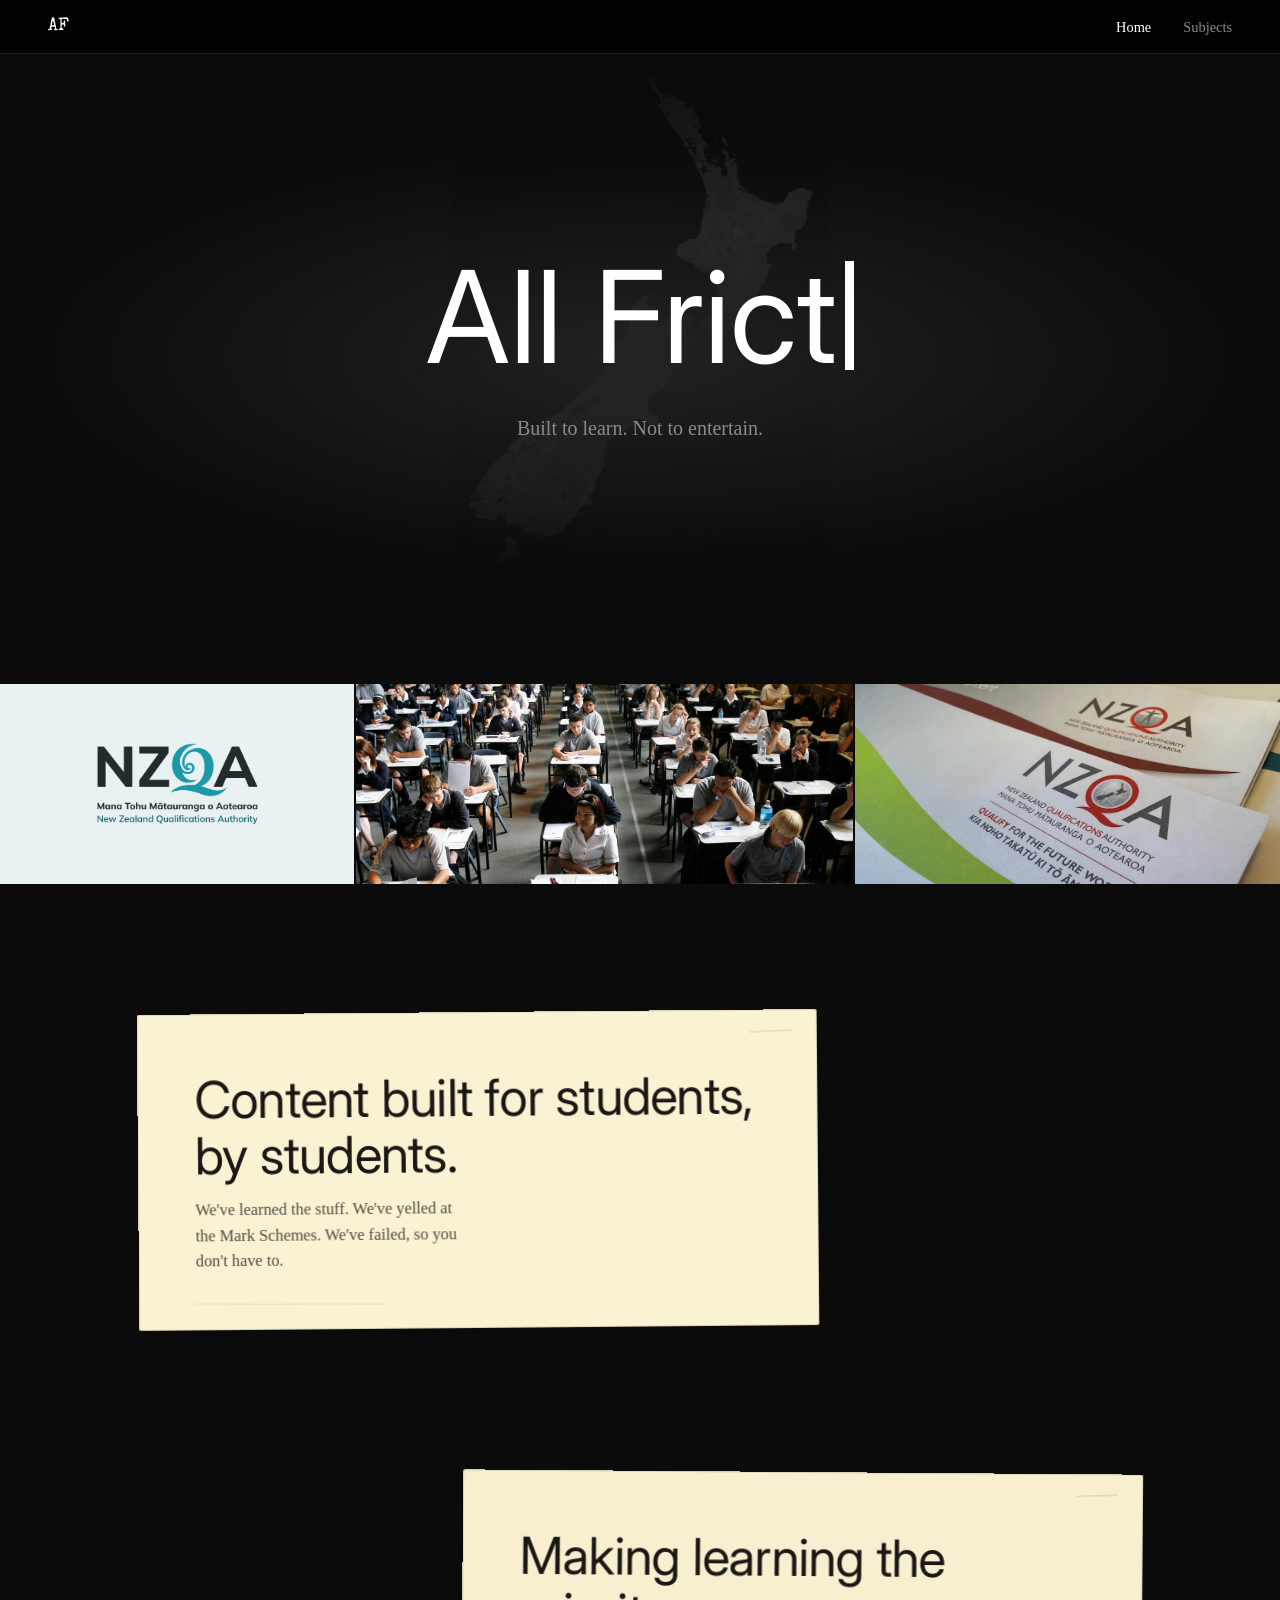
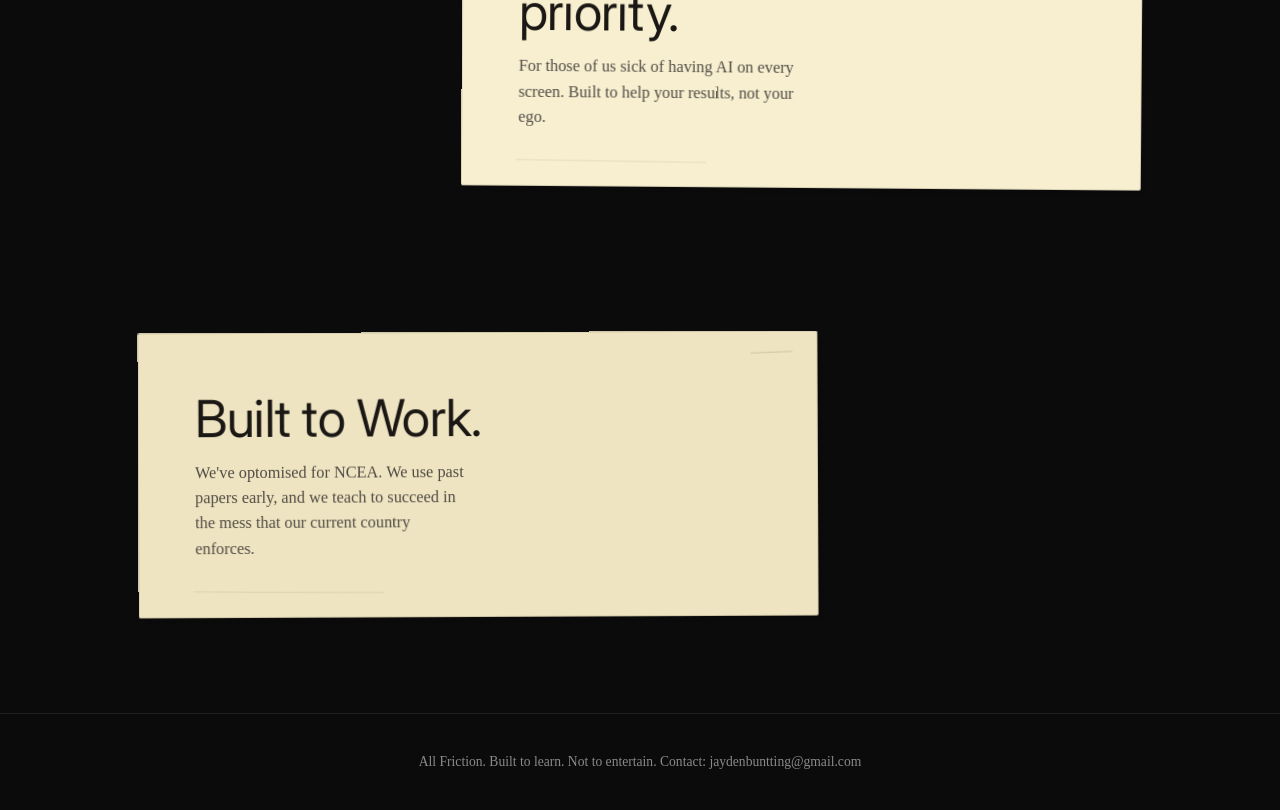
<file: index.html>
<!DOCTYPE html>
<html lang="en">
<head>
<meta charset="UTF-8">
<meta name="viewport" content="width=device-width, initial-scale=1">
<title>Home | All Friction</title>
<link rel="preconnect" href="https://fonts.googleapis.com">
<link rel="preconnect" href="https://fonts.gstatic.com" crossorigin>
<link href="https://fonts.googleapis.com/css2?family=Special+Elite&family=Inter:wght@400;500&display=swap" rel="stylesheet">
<link rel="stylesheet" href="style.css">
</head>
<body class="map">
    <nav class="nav" aria-label="Main">
        <a class="brand" href="index.html">AF</a>
        <ul>
            <li>
                <a href="index.html" aria-current="page">
                    Home
                </a>
            </li>
            <li>
                <a href="subjects.html">
                    Subjects
                </a>
            </li>
        </ul>
    </nav>
    <main>
        <section class="hero">
            <h1 font-family = "montserrat" class="title" aria-label="All Friction"><span id="typed" aria-hidden="true">All Friction</span><span class="caret" aria-hidden="true"></span></h1>
            <p class="slogan">Built to learn. Not to entertain.</p>
        </section>

        <section class="photo-divider" aria-label="All Friction">
        <div class="photo photo-1">
            <img src="Exam.jpg" alt="">
        </div>

        <div class="photo photo-2">
            <img src="Exam2.jpg" alt="">
        </div>

        <div class="photo photo-3">
            <img src="Exam3.jpg" alt="">
        </div>
    </section>
        <section class="wrap stack" aria-label="What we stand for">
        <article class="card pop" style="--i:0">
            <h2>Content built for students, by students.</h2><p>We've learned the stuff. We've yelled at the Mark Schemes. We've failed, so you don't have to.</p>
        </article>

        <article class="card pop" style="--i:0">
            <h2>Making learning the priority.</h2><p>For those of us sick of having AI on every screen. Built to help your results, not your ego.</p>
        </article>

        <article class="card pop" style="--i:0">
            <h2>Built to Work.</h2><p>We've optomised for NCEA. We use past papers early, and we teach to succeed in the mess that our current country enforces.</p></article>
        </section>
        
    </main>
<footer>All Friction. Built to learn. Not to entertain.    Contact: jaydenbuntting@gmail.com</footer>
<script src="script.js"></script>
</body>
</html>
</file>
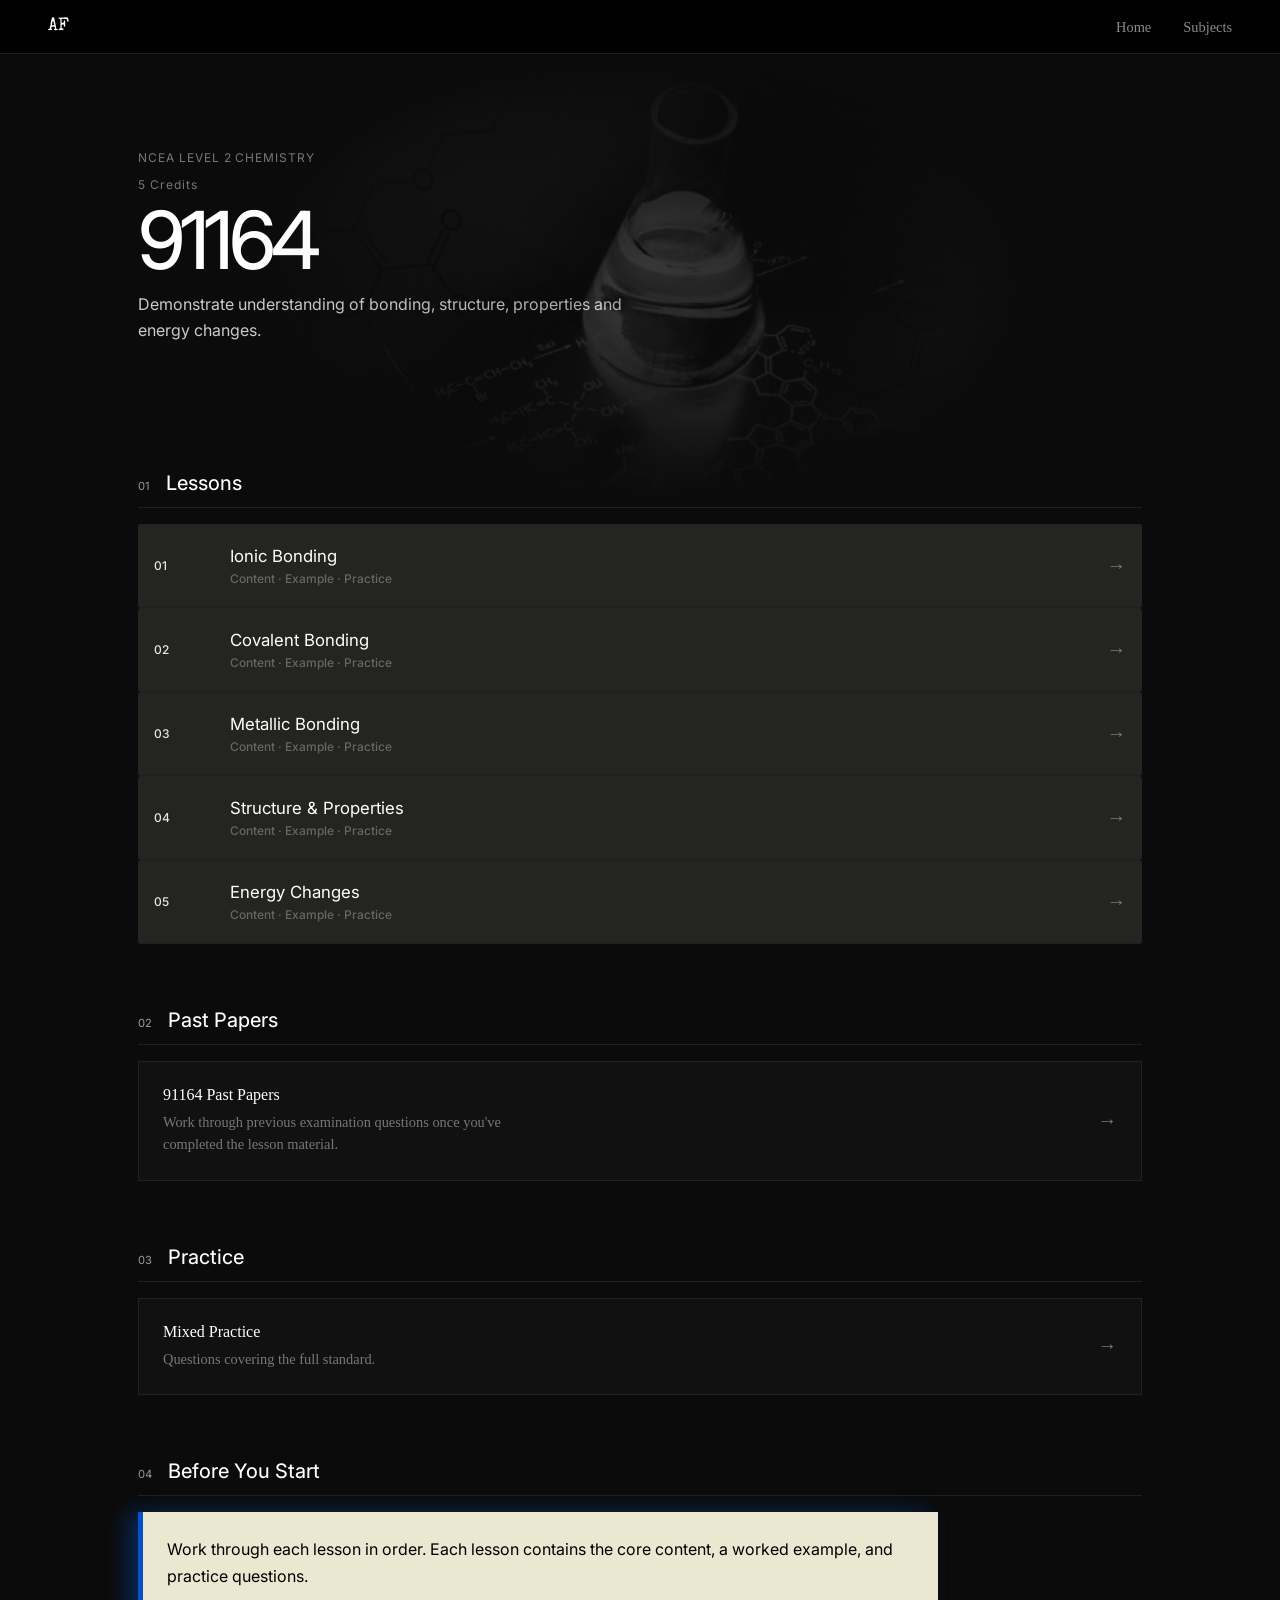
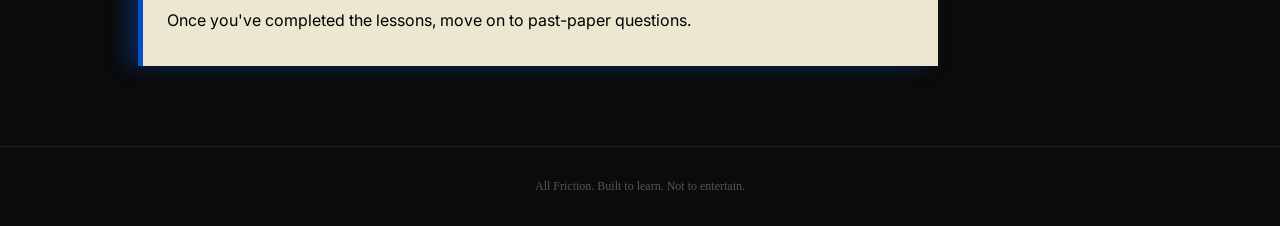
<file: 91164.1.html>
<!DOCTYPE html>
<html lang="en">

<head>
    <meta charset="UTF-8">
    <meta name="viewport" content="width=device-width, initial-scale=1">

    <title>91164 | All Friction</title>

    <link rel="preconnect" href="https://fonts.googleapis.com">
    <link rel="preconnect" href="https://fonts.gstatic.com" crossorigin>

    <link
        href="https://fonts.googleapis.com/css2?family=Special+Elite&family=Inter:wght@400;500&display=swap"
        rel="stylesheet"
    >

    <link rel="stylesheet" href="style.css">
</head>


<body class="lesson-page">

    <!-- =====================================================
         TOP NAVIGATION
    ====================================================== -->

    <nav class="nav" aria-label="Main">

        <a class="brand" href="index.html">
            AF
        </a>

        <ul>
            <li>
                <a href="index.html">
                    Home
                </a>
            </li>

            <li>
                <a href="subjects.html">
                    Subjects
                </a>
            </li>
        </ul>

    </nav>


    <!-- =====================================================
         91164 APPLICATION
    ====================================================== -->

    <main class="standard-app">


        <!-- =================================================
             OVERVIEW PAGE
        ================================================== -->

        <section
            class="standard-overview active"
            id="standardOverview"
        >

            <header class="standard-header">

                <div>
                    <span class="standard-code">
                        NCEA LEVEL 2 CHEMISTRY
                    </span>
                    <span class="standard-code">5 Credits</span>

                    <h1>
                        91164
                    </h1>

                    <p>
                        Demonstrate understanding of bonding, structure, properties and energy changes.
                    </p>
                </div>

            </header>


            <!-- ---------------------------------------------
                 CONTENT
            ---------------------------------------------- -->

            <section class="overview-section">

                <div class="overview-section-heading">
                    <span class = "numbering">01</span>
                    <h2>Lessons</h2>
                </div>


                <div class="lesson-list">


                    <!-- Lesson 1 -->

                    <button
                        class="lesson-card"
                        data-lesson="0"
                    >

                        <span class="lesson-card-number">
                            01
                        </span>

                        <span class="lesson-card-content">

                            <strong>
                                Ionic Bonding
                            </strong>

                            <small>
                                Content · Example · Practice
                            </small>

                        </span>

                        <span class="lesson-card-arrow">
                            →
                        </span>

                    </button>


                    <!-- Lesson 2 -->

                    <button
                        class="lesson-card"
                        data-lesson="1"
                    >

                        <span class="lesson-card-number">
                            02
                        </span>

                        <span class="lesson-card-content">

                            <strong>
                                Covalent Bonding
                            </strong>

                            <small>
                                Content · Example · Practice
                            </small>

                        </span>

                        <span class="lesson-card-arrow">
                            →
                        </span>

                    </button>


                    <!-- Lesson 3 -->

                    <button
                        class="lesson-card"
                        data-lesson="2"
                    >

                        <span class="lesson-card-number">
                            03
                        </span>

                        <span class="lesson-card-content">

                            <strong>
                                Metallic Bonding
                            </strong>

                            <small>
                                Content · Example · Practice
                            </small>

                        </span>

                        <span class="lesson-card-arrow">
                            →
                        </span>

                    </button>


                    <!-- Lesson 4 -->

                    <button
                        class="lesson-card"
                        data-lesson="3"
                    >

                        <span class="lesson-card-number">
                            04
                        </span>

                        <span class="lesson-card-content">

                            <strong>
                                Structure &amp; Properties
                            </strong>

                            <small>
                                Content · Example · Practice
                            </small>

                        </span>

                        <span class="lesson-card-arrow">
                            →
                        </span>

                    </button>


                    <!-- Lesson 5 -->

                    <button
                        class="lesson-card"
                        data-lesson="4"
                    >

                        <span class="lesson-card-number">
                            05
                        </span>

                        <span class="lesson-card-content">

                            <strong>
                                Energy Changes
                            </strong>

                            <small>
                                Content · Example · Practice
                            </small>

                        </span>

                        <span class="lesson-card-arrow">
                            →
                        </span>

                    </button>


                </div>

            </section>


            <!-- ---------------------------------------------
                 PAST PAPERS
            ---------------------------------------------- -->

            <section class="overview-section">

                <div class="overview-section-heading">
                    <span>02</span>
                    <h2>Past Papers</h2>
                </div>

                <div class="resource-card">

                    <div>
                        <strong>
                            91164 Past Papers
                        </strong>

                        <p>
                            Work through previous examination
                            questions once you've completed the
                            lesson material.
                        </p>
                    </div>

                    <span>
                        →
                    </span>

                </div>

            </section>


            <!-- ---------------------------------------------
                 PRACTICE
            ---------------------------------------------- -->

            <section class="overview-section">

                <div class="overview-section-heading">
                    <span>03</span>
                    <h2>Practice</h2>
                </div>

                <div class="resource-card">

                    <div>
                        <strong>
                            Mixed Practice
                        </strong>

                        <p>
                            Questions covering the full standard.
                        </p>
                    </div>

                    <span>
                        →
                    </span>

                </div>

            </section>


            <!-- ---------------------------------------------
                 STANDARD NOTES
            ---------------------------------------------- -->

            <section class="overview-section">

                <div class="overview-section-heading">
                    <span>04</span>
                    <h2>Before You Start</h2>
                </div>

                <div class="overview-note">

                    <p>
                        Work through each lesson in order.
                        Each lesson contains the core content,
                        a worked example, and practice questions.
                    </p>

                    <p>
                        Once you've completed the lessons,
                        move on to past-paper questions.
                    </p>

                </div>

            </section>

        </section>



        <!-- =================================================
             LESSON MODE
        ================================================== -->

        <section
            class="lesson-mode"
            id="lessonMode"
            aria-hidden="true"
        >


            <!-- =============================================
                 LESSON TOP BAR
            ============================================== -->

            <header class="lesson-topbar">

                <div class="lesson-location">

                    <button
                        class="back-to-standard"
                        id="backToStandard"
                    >
                        ← 91164
                    </button>

                    <span class="location-divider">
                        /
                    </span>

                    <span id="lessonTitle">
                        Ionic Bonding
                    </span>

                </div>


                <div class="lesson-position">

                    <span id="lessonNumber">
                        01
                    </span>

                    <span>
                        /
                    </span>

                    <span id="lessonTotal">
                        03
                    </span>

                </div>

            </header>



            <!-- =============================================
                 LESSON CONTENT
            ============================================== -->

            <div class="lesson-viewport">

                <!-- -----------------------------------------
                     LESSON 1
                ------------------------------------------ -->

                <div
                    class="lesson-instance active"
                    data-lesson="0"
                >


                    <!-- CONTENT -->

                    <article
                        class="lesson-slide active"
                        data-part="0"
                    >

                        <div class="part-heading">

                            <span>
                                CONTENT
                            </span>

                            <h2>
                                Ionic Bonding
                            </h2>

                        </div>


                        <div class="paper">

                            <span class="paper-label">
                                91164 / LESSON 01
                            </span>

                            <h3>
                                Content goes here
                            </h3>

                            <p>
                                This is where the teaching content
                                for ionic bonding will go.
                            </p>

                            <p>
                                We can build this section around
                                explanations, diagrams, definitions,
                                key ideas and exam-specific knowledge.
                            </p>


                            <div class="content-placeholder">
                                <span>
                                    DIAGRAM / NOTES AREA
                                </span>
                            </div>

                        </div>

                    </article>


                    <!-- EXAMPLE -->

                    <article
                        class="lesson-slide"
                        data-part="1"
                    >

                        <div class="part-heading">

                            <span>
                                EXAMPLE WALK-THROUGH
                            </span>

                            <h2>
                                Let's see it in action
                            </h2>

                        </div>


                        <div class="paper">

                            <span class="paper-label">
                                WORKED EXAMPLE
                            </span>

                            <h3>
                                Example question
                            </h3>

                            <div class="question-placeholder">
                                QUESTION GOES HERE
                            </div>

                            <h3>
                                Walk-through
                            </h3>

                            <p>
                                The question will be broken down
                                step-by-step here, showing exactly
                                how to approach the problem.
                            </p>

                            <div class="answer-placeholder">
                                ANSWER / WORKING
                            </div>

                        </div>

                    </article>


                    <!-- PRACTICE -->

                    <article
                        class="lesson-slide"
                        data-part="2"
                    >

                        <div class="part-heading">

                            <span>
                                PRACTICE
                            </span>

                            <h2>
                                Your turn
                            </h2>

                        </div>


                        <div class="paper">

                            <span class="paper-label">
                                PRACTICE QUESTION
                            </span>

                            <h3>
                                Question
                            </h3>

                            <div class="question-placeholder">
                                PRACTICE QUESTION GOES HERE
                            </div>

                            <p>
                                Work through the question yourself
                                before checking the answer.
                            </p>

                            <div class="answer-placeholder">
                                ANSWER AREA
                            </div>

                        </div>

                    </article>

                </div>



                <!-- -----------------------------------------
                     LESSON 2
                ------------------------------------------ -->

                <div
                    class="lesson-instance"
                    data-lesson="1"
                >

                    <article
                        class="lesson-slide active"
                        data-part="0"
                    >

                        <div class="part-heading">
                            <span>CONTENT</span>
                            <h2>Covalent Bonding</h2>
                        </div>

                        <div class="paper">

                            <span class="paper-label">
                                91164 / LESSON 02
                            </span>

                            <h3>
                                Content goes here
                            </h3>

                            <p>
                                The core content for covalent bonding
                                will go here.
                            </p>

                            <div class="content-placeholder">
                                <span>
                                    DIAGRAM / NOTES AREA
                                </span>
                            </div>

                        </div>

                    </article>


                    <article
                        class="lesson-slide"
                        data-part="1"
                    >

                        <div class="part-heading">
                            <span>EXAMPLE WALK-THROUGH</span>
                            <h2>Worked example</h2>
                        </div>

                        <div class="paper">

                            <span class="paper-label">
                                WORKED EXAMPLE
                            </span>

                            <h3>
                                Example question
                            </h3>

                            <div class="question-placeholder">
                                QUESTION GOES HERE
                            </div>

                            <h3>
                                Walk-through
                            </h3>

                            <p>
                                Step-by-step explanation goes here.
                            </p>

                            <div class="answer-placeholder">
                                ANSWER / WORKING
                            </div>

                        </div>

                    </article>


                    <article
                        class="lesson-slide"
                        data-part="2"
                    >

                        <div class="part-heading">
                            <span>PRACTICE</span>
                            <h2>Your turn</h2>
                        </div>

                        <div class="paper">

                            <span class="paper-label">
                                PRACTICE QUESTION
                            </span>

                            <h3>
                                Question
                            </h3>

                            <div class="question-placeholder">
                                PRACTICE QUESTION GOES HERE
                            </div>

                            <div class="answer-placeholder">
                                ANSWER AREA
                            </div>

                        </div>

                    </article>

                </div>



                <!-- -----------------------------------------
                     LESSON 3
                ------------------------------------------ -->

                <div
                    class="lesson-instance"
                    data-lesson="2"
                >

                    <article
                        class="lesson-slide active"
                        data-part="0"
                    >

                        <div class="part-heading">
                            <span>CONTENT</span>
                            <h2>Metallic Bonding</h2>
                        </div>

                        <div class="paper">

                            <span class="paper-label">
                                91164 / LESSON 03
                            </span>

                            <h3>
                                Content goes here
                            </h3>

                            <p>
                                The core content for metallic bonding
                                will go here.
                            </p>

                            <div class="content-placeholder">
                                <span>
                                    DIAGRAM / NOTES AREA
                                </span>
                            </div>

                        </div>

                    </article>


                    <article
                        class="lesson-slide"
                        data-part="1"
                    >

                        <div class="part-heading">
                            <span>EXAMPLE WALK-THROUGH</span>
                            <h2>Worked example</h2>
                        </div>

                        <div class="paper">

                            <span class="paper-label">
                                WORKED EXAMPLE
                            </span>

                            <div class="question-placeholder">
                                QUESTION GOES HERE
                            </div>

                            <div class="answer-placeholder">
                                ANSWER / WORKING
                            </div>

                        </div>

                    </article>


                    <article
                        class="lesson-slide"
                        data-part="2"
                    >

                        <div class="part-heading">
                            <span>PRACTICE</span>
                            <h2>Your turn</h2>
                        </div>

                        <div class="paper">

                            <span class="paper-label">
                                PRACTICE QUESTION
                            </span>

                            <div class="question-placeholder">
                                PRACTICE QUESTION GOES HERE
                            </div>

                            <div class="answer-placeholder">
                                ANSWER AREA
                            </div>

                        </div>

                    </article>

                </div>



                <!-- -----------------------------------------
                     LESSON 4
                ------------------------------------------ -->

                <div
                    class="lesson-instance"
                    data-lesson="3"
                >

                    <article class="lesson-slide active" data-part="0">

                        <div class="part-heading">
                            <span>CONTENT</span>
                            <h2>Structure &amp; Properties</h2>
                        </div>

                        <div class="paper">

                            <span class="paper-label">
                                91164 / LESSON 04
                            </span>

                            <h3>
                                Content goes here
                            </h3>

                            <p>
                                Structure and properties content.
                            </p>

                            <div class="content-placeholder">
                                <span>
                                    DIAGRAM / NOTES AREA
                                </span>
                            </div>

                        </div>

                    </article>


                    <article class="lesson-slide" data-part="1">

                        <div class="part-heading">
                            <span>EXAMPLE WALK-THROUGH</span>
                            <h2>Worked example</h2>
                        </div>

                        <div class="paper">

                            <span class="paper-label">
                                WORKED EXAMPLE
                            </span>

                            <div class="question-placeholder">
                                QUESTION GOES HERE
                            </div>

                            <div class="answer-placeholder">
                                ANSWER / WORKING
                            </div>

                        </div>

                    </article>


                    <article class="lesson-slide" data-part="2">

                        <div class="part-heading">
                            <span>PRACTICE</span>
                            <h2>Your turn</h2>
                        </div>

                        <div class="paper">

                            <span class="paper-label">
                                PRACTICE QUESTION
                            </span>

                            <div class="question-placeholder">
                                PRACTICE QUESTION GOES HERE
                            </div>

                            <div class="answer-placeholder">
                                ANSWER AREA
                            </div>

                        </div>

                    </article>

                </div>



                <!-- -----------------------------------------
                     LESSON 5
                ------------------------------------------ -->

                <div
                    class="lesson-instance"
                    data-lesson="4"
                >

                    <article class="lesson-slide active" data-part="0">

                        <div class="part-heading">
                            <span>CONTENT</span>
                            <h2>Energy Changes</h2>
                        </div>

                        <div class="paper">

                            <span class="paper-label">
                                91164 / LESSON 05
                            </span>

                            <h3>
                                Content goes here
                            </h3>

                            <p>
                                Energy changes content.
                            </p>

                            <div class="content-placeholder">
                                <span>
                                    DIAGRAM / NOTES AREA
                                </span>
                            </div>

                        </div>

                    </article>


                    <article class="lesson-slide" data-part="1">

                        <div class="part-heading">
                            <span>EXAMPLE WALK-THROUGH</span>
                            <h2>Worked example</h2>
                        </div>

                        <div class="paper">

                            <span class="paper-label">
                                WORKED EXAMPLE
                            </span>

                            <div class="question-placeholder">
                                QUESTION GOES HERE
                            </div>

                            <div class="answer-placeholder">
                                ANSWER / WORKING
                            </div>

                        </div>

                    </article>


                    <article class="lesson-slide" data-part="2">

                        <div class="part-heading">
                            <span>PRACTICE</span>
                            <h2>Your turn</h2>
                        </div>

                        <div class="paper">

                            <span class="paper-label">
                                PRACTICE QUESTION
                            </span>

                            <div class="question-placeholder">
                                PRACTICE QUESTION GOES HERE
                            </div>

                            <div class="answer-placeholder">
                                ANSWER AREA
                            </div>

                        </div>

                    </article>

                </div>

            </div>



            <!-- =============================================
                 LESSON CONTROLS
            ============================================== -->

            <footer class="lesson-controls">

                <button
                    class="lesson-control previous"
                    id="previousLessonSlide"
                >

                    <span class="control-arrow">
                        ←
                    </span>

                    <span>
                        Previous
                    </span>

                </button>


                <div class="lesson-part-indicator">

                    <span id="currentPart">
                        01
                    </span>

                    <span>
                        /
                    </span>

                    <span id="totalParts">
                        03
                    </span>

                </div>


                <button
                    class="lesson-control next"
                    id="nextLessonSlide"
                >

                    <span>
                        Next
                    </span>

                    <span class="control-arrow">
                        →
                    </span>

                </button>

            </footer>

        </section>

    </main>



    <footer class="site-footer">
        All Friction. Built to learn. Not to entertain.
    </footer>


    <script src="script.js"></script>

</body>
</html>
</file>
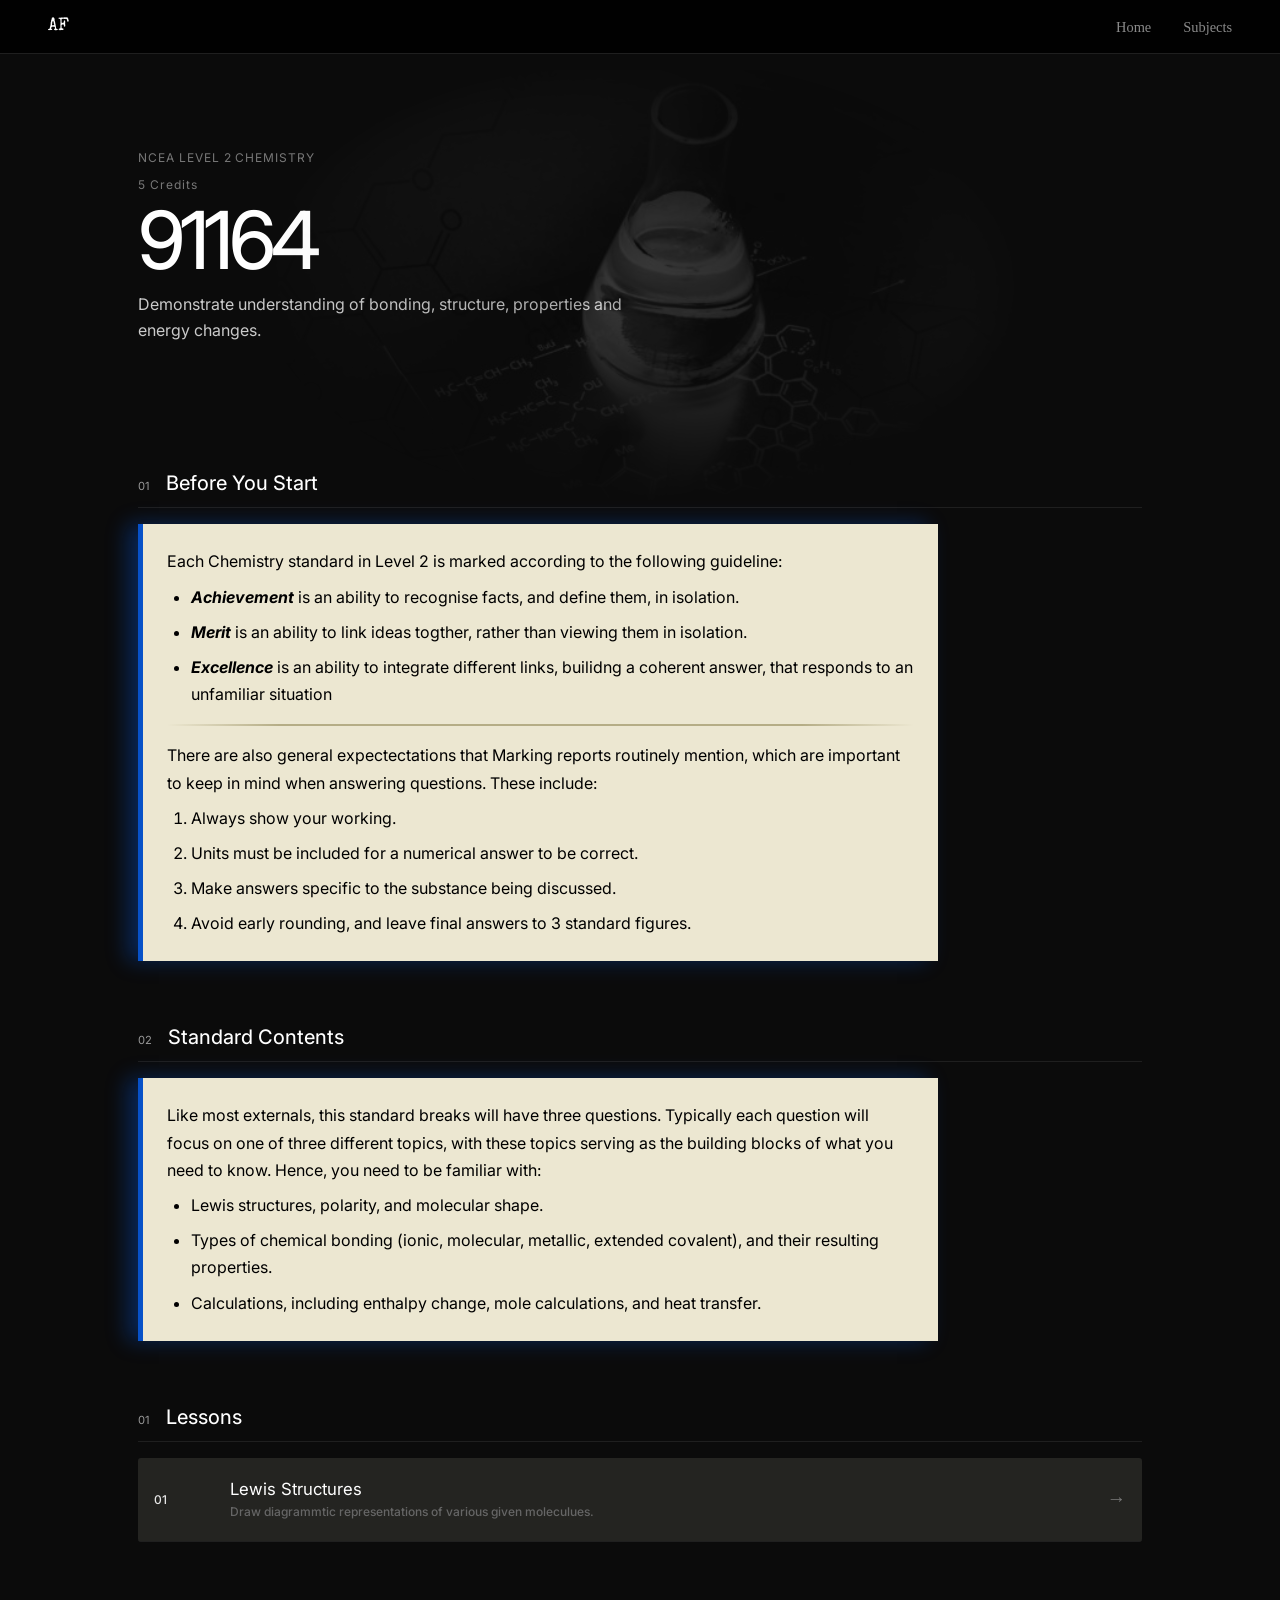
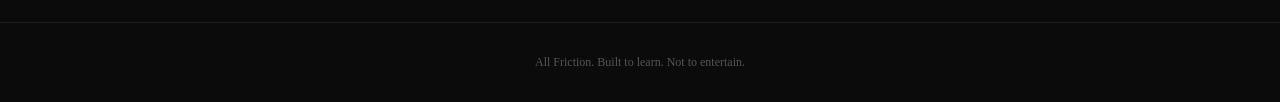
<file: 91164.html>
<!DOCTYPE html>
<html lang="en">

<head>
    <meta charset="UTF-8">
    <meta name="viewport" content="width=device-width, initial-scale=1">

    <title>91164 | All Friction</title>

    <link rel="preconnect" href="https://fonts.googleapis.com">
    <link rel="preconnect" href="https://fonts.gstatic.com" crossorigin>

    <link
        href="https://fonts.googleapis.com/css2?family=Special+Elite&family=Inter:wght@400;500&display=swap"
        rel="stylesheet"
    >

    <link rel="stylesheet" href="style.css">
</head>


<body class="lesson-page" >

    <!-- =====================================================
         TOP NAVIGATION
    ====================================================== -->

    <nav class="nav" aria-label="Main">

        <a class="brand" href="index.html">
            AF
        </a>

        <ul>
            <li>
                <a href="index.html">
                    Home
                </a>
            </li>

            <li>
                <a href="subjects.html">
                    Subjects
                </a>
            </li>
        </ul>

    </nav>


    <!-- =====================================================
         91164 APPLICATION
    ====================================================== -->

    <main class="standard-app">


        <!-- =================================================
             OVERVIEW PAGE
        ================================================== -->

        <section
            class="standard-overview active"
            id="standardOverview"
        >

            <header class="standard-header">

                <div>
                    <span class="standard-code">
                        NCEA LEVEL 2 CHEMISTRY
                    </span>
                    <span class="standard-code">5 Credits</span>

                    <h1>
                        91164
                    </h1>

                    <p>
                        Demonstrate understanding of bonding, structure, properties and energy changes.
                    </p>
                </div>

            </header>


            <!-- ---------------------------------------------
                 Before You Start Section
            ---------------------------------------------- -->

            <section class="overview-section">

                <div class="overview-section-heading">
                    <span>01</span>
                    <h2>Before You Start</h2>
                </div>

                <div class="overview-note">

                    <p>
                        Each Chemistry standard in Level 2 is marked according to the following guideline:
                    </p>
                    <ul>
                        <li><b>Achievement</b> is an ability to recognise facts, and define them, in isolation.</li>
                        <li><b>Merit</b> is an ability to link ideas togther, rather than viewing them in isolation.</li>
                        <li><b>Excellence</b> is an ability to integrate different links, builidng a coherent answer, 
                            that responds to an unfamiliar situation</li>
                    </ul>

                    <hr>

                    <p>
                        There are also general expectectations that Marking reports routinely mention, which are important to keep in mind when answering questions. These include:
                    </p>
                    <ol>
                        <li>Always show your working.</li>
                        <li>Units must be included for a numerical answer to be correct.</li>
                        <li>Make answers specific to the substance being discussed.</li>
                        <li>Avoid early rounding, and leave final answers to 3 standard figures.</li>
                    </ol>

                </div>

            </section>

            <!-- This is the next section -> Overview of the entire course. -->
            <section class="overview-section">

                <div class="overview-section-heading">
                    <span>02</span>
                    <h2>Standard Contents</h2>
                </div>

                <div class="overview-note">

                    <p>
                        Like most externals, this standard breaks will have three questions. Typically each question will focus
                        on one of three different topics, with these topics serving as the building blocks of what you need to know.
                        Hence, you need to be familiar with:
                    </p>
                    <ul>
                        <li>Lewis structures, polarity, and molecular shape.</li>
                        <li>Types of chemical bonding (ionic, molecular, metallic, extended covalent), and their resulting properties.</li>
                        <li>Calculations, including enthalpy change, mole calculations, and heat transfer.</li>
                    </ul>


                </div>

            </section>




            <!-- ---------------------------------------------
                 CONTENT
            ---------------------------------------------- -->

            <section class="overview-section">

                <div class="overview-section-heading">
                    <span class = "numbering">01</span>
                    <h2>Lessons</h2>
                </div>


                <div class="lesson-list">


                    <!-- Lesson 1 -->

                    <button
                        class="lesson-card"
                        data-lesson="0"
                    >

                        <span class="lesson-card-number">
                            01
                        </span>

                        <span class="lesson-card-content">

                            <strong>
                                Lewis Structures
                            </strong>

                            <small>
                                Draw diagrammtic representations of various given moleculues.
                            </small>

                        </span>

                        <span class="lesson-card-arrow">
                            →
                        </span>

                    </button>



                </div>

            </section>


        </section>


        



        <!-- =================================================
             LESSON MODE
        ================================================== -->

        <section
            class="lesson-mode"
            id="lessonMode"
            aria-hidden="true"
        >


            <!-- =============================================
                 LESSON TOP BAR
            ============================================== -->

            <header class="lesson-topbar">

                <div class="lesson-location">

                    <button
                        class="back-to-standard"
                        id="backToStandard"
                    >
                        ← 91164
                    </button>

                    <span class="location-divider">
                        /
                    </span>

                    <span id="lessonTitle">
                        Lewis Structures
                    </span>

                </div>


                <div class="lesson-position">

                    <span id="lessonNumber">
                        01
                    </span>

                    <span>
                        /
                    </span>

                    <span id="lessonTotal">
                        03
                    </span>

                </div>

            </header>



            <!-- =============================================
                 LESSON CONTENT
            ============================================== -->

            <div class="lesson-viewport">

                <!-- -----------------------------------------
                     LEWIS STRUCTURES
                ------------------------------------------ -->

                <div
                    class="lesson-instance active"
                    data-lesson="0"
                >


                    <!-- CONTENT -->

                    <article
                        class="lesson-slide active"
                        data-part="0"
                    >

                        <div class="part-heading">


                            <h2>
                                LEWIS STRUCTURES
                            </h2>

                        </div>




                        <div class="paper">

                            <span class="paper-label">
                                91164 / Lewis Structures / Lesson 01
                            </span>


                            <p>
                                Lewis structures are diagrams that show the bonds between atoms in a molecule,
                                and any valence electrons that are not bonding. They are used to show the electrons
                                surrounding the atoms of a molecule.
                            </p>
                            <p>
                                In NCEA you will typically be given a few molecules given with a formula, e.g. BCl3,
                                and you will be asked to draw the lewis structure. In order to do this, you need to keep
                                a few things in mind.
                            </p>
                            <p>
                                Firstly, <b>Lewis structures</b> only deal with valence electrons. These are the electrons in
                                the outermost shell of an atom. This is because they have the greatest tendancy to react,
                                as al inner shells are full and stable. The outer electrons are the only ones that will be
                                involved in bonding.
                            </p>

                            <p>
                                Secondly, most the atoms in a molecule will want to have an <b>octet</b> for their outer shell.
                                This means that they want eight electrons in their outer shell. There are (as always!!) exceptions,
                                the most common one you should be aware of is Hydrogen, which only wants two electrons in its outer shell.
                            </p>

                            


                            <div class="lesson-figure">

                                <div class="lesson-figure-text">
                                    <span class="lesson-figure-label">FIG. 01</span>
                                    <h4>Common Lewis structures</h4>
                                        <p>
                                            To the left are the Lewis structures that, by the end of this, you should
                                            be able to draw. The white is the molecular formula for each lewis structure.
                                            To make it easy to understand, <blue>blue</blue> is the atoms in the molecule, <orange>orange</orange> is
                                            the bonds between the atoms, and <green>green</green> is the valence electrons that are not bonding.
                                        </p>
                                </div>

                        <div class="lesson-figure-image">
                            <img src="Lewis_example.jpg" alt="Lewis structures for water, nitrogen gas, and formaldehyde">
                        </div>

</div>

                        </div>

                    </article>


                    <!-- EXAMPLE -->

                    <article
                        class="lesson-slide"
                        data-part="1"
                    >

                        <div class="part-heading">



                            <h2>
                                Valence Electrons
                            </h2>

                        </div>


                        <div class="paper">


                            <h3>
                                Periodic Table
                            </h3>

                            <p>
                                As stated earlier, the valence electon number is the number of
                                electrons in the outermost shell, and these are the only ones Lewis
                                structures are concerned with. In order to find them, we will use
                                the periodic table, which is conveniently arranged based on electron configuration.
                            </p>

                            <div class="lesson-figure-large">

                                <div class="lesson-figure-large-text">
                                    <span class="lesson-figure-large-label">FIG. 01</span>
                                    <h4>Periodic Table basics</h4>
                                        <p>
                                            The periodic table is divided into vertical columns called groups, 
                                            and horizontal rows called periods. For example, H, Li, and Na are all in the same column,
                                            and thus are in the same group.
                                        </p>
                                </div>

                                    <div class="lesson-figure-large-image">
                                        <img src="periodic.jpg" alt="Lewis structures for water, nitrogen gas, and formaldehyde">
                                    </div>

                            </div>

                            <p>
                                The group number is the number of valence electrons that the element contains. However, for groups
                                13-18, the group number is the number of valence electrons minus 10 (because we don't include
                                the transition metals section of the periodic table in increasng valence number). Hence, group 1
                                elements have 1 valence electron, group 2 have 2 valence electrons, group 13 have 3 valence electrons and so on...
                                Some examples of finding the valence number include:
                            </p>
                            <ul>
                                <li>Magnesium. Located in the 2nd group, so it has 2 valence electrons.</li>
                                <li>Potassium. Located in the 1st group, so it has 1 valence electron.</li>
                                <li>Nitrogen. Located in the 15th group, so we subtract 10, and get 5 valence electrons.</li>
                            </ul>

                            <div class="ve-quiz" id="veQuiz">

    <div class="ve-quiz-header">
        <span class="lesson-figure-label">PRACTICE</span>
        <h4>Find the valence electrons</h4>
        <p>Type the number of valence electrons for each element below, then press Mark.</p>
    </div>

    <div class="ve-quiz-list">

        <div class="ve-quiz-row" data-answer="2">
            <span class="ve-quiz-element">Magnesium (Mg)</span>
            <input type="number" class="ve-quiz-input" inputmode="numeric" min="0" max="8" aria-label="Valence electrons for Magnesium">
            <span class="ve-quiz-result"></span>
        </div>

        <div class="ve-quiz-row" data-answer="1">
            <span class="ve-quiz-element">Potassium (K)</span>
            <input type="number" class="ve-quiz-input" inputmode="numeric" min="0" max="8" aria-label="Valence electrons for Potassium">
            <span class="ve-quiz-result"></span>
        </div>

        <div class="ve-quiz-row" data-answer="5">
            <span class="ve-quiz-element">Nitrogen (N)</span>
            <input type="number" class="ve-quiz-input" inputmode="numeric" min="0" max="8" aria-label="Valence electrons for Nitrogen">
            <span class="ve-quiz-result"></span>
        </div>

        <div class="ve-quiz-row" data-answer="4">
            <span class="ve-quiz-element">Carbon (C)</span>
            <input type="number" class="ve-quiz-input" inputmode="numeric" min="0" max="8" aria-label="Valence electrons for Carbon">
            <span class="ve-quiz-result"></span>
        </div>

        <div class="ve-quiz-row" data-answer="7">
            <span class="ve-quiz-element">Chlorine (Cl)</span>
            <input type="number" class="ve-quiz-input" inputmode="numeric" min="0" max="8" aria-label="Valence electrons for Chlorine">
            <span class="ve-quiz-result"></span>
        </div>

        <div class="ve-quiz-row" data-answer="3">
            <span class="ve-quiz-element">Aluminium (Al)</span>
            <input type="number" class="ve-quiz-input" inputmode="numeric" min="0" max="8" aria-label="Valence electrons for Aluminium">
            <span class="ve-quiz-result"></span>
        </div>

    </div>

    <div class="ve-quiz-actions">
        <button type="button" class="ve-quiz-mark" id="veQuizMark">Mark</button>
        <button type="button" class="ve-quiz-reset" id="veQuizReset">Reset</button>
        <span class="ve-quiz-score" id="veQuizScore" aria-live="polite"></span>
    </div>

</div>


                        </div>

                    </article>


                    <!-- PRACTICE -->

                    <article
                        class="lesson-slide"
                        data-part="2"
                    >

                        <div class="part-heading">


                            <h2>
                                METHOD FOR DRAWING LEWIS STRUCTURES
                            </h2>

                        </div>


                        <div class="paper">


                            <h4>
                                Step 1:
                            </h4>

                            <p>
                                Start by summing all the valence electrons that each atom in the molecule has. 
                            </p>

                            <h4>
                                Step 2:
                            </h4>

                            <p>
                                If there is more than two atoms in the molecule, identify the central atom. To do this there are
                                typically two things to keep in mind:
                            </p>
                            <ul>
                                <li>The central atom is the only one that is sigular. E.g. in H<sub>2</sub>O, the Oxygen is
                                the central atom.</li>
                                <li>Or... the central element will be carbon. This is seen in CH<sub>2</sub>O, in which both O and
                                C are singular, but C is the central atom.</li>
                            </ul>

                            <h4>
                                Step 3:
                            </h4>

                            <p>
                                Start by drawing single bonds between the central atom, and all other atoms in the molecule.
                                Since each single bond involves two electrons, for each bond subtract two electrons from your total number
                                from step 1.
                            </p>

                            <h4>
                                Step 4:
                            </h4>

                            <p>
                                Then, add lone pairs of electrons (so each will be two electrons) around each of the atoms
                                until all the atoms have a full octet. Subtract two electrons from the electron amount, and if this results
                                in 0, your lewis structure is done! If the value is less than 0, go to step 5.
                            </p>

                            <h4>
                                Step 5:
                            </h4>

                            <p>
                                Add new double and triple bonds between the atoms of the molecule such that your remaining electrons are 0.
                                That will be your lewis structure.
                            </p>



                            <div class="method">

                                <div class="method-text">
                                    <span class="method-label">FIG. 01</span>
                                    <h4>Periodic Table (For Reference)</h4>

                                </div>

                                    <div class="method-image">
                                        <img src="periodic.jpg" alt="Lewis structures for water, nitrogen gas, and formaldehyde">
                                    </div>

                            </div>

                            <div class="lesson-figure-large">

                                <div class="lesson-figure-large-text">
                                    <span class="lesson-figure-large-label">FIG. 02</span>
                                    <h4>Example with CH<sub>2</sub>O</h4>
                                        <p>
                                            There are a few things to note with this example:
                                        </p>
                                        <ul>
                                            <li>Firstly, V.E. and T.V.E are used as valence electrons and total valence electrons respectively.</li>
                                            <li>Also note, that hydrogen was an exception to the octet rule, needing only two electrons in its outermost shell.</li>
                                            </li>
                                            <li>
                                                Carbon here functions as the central atom, and be aware that the double bond will often form with oxygen as oxygen
                                                tends to attract electrons alot. Here it makes sense the double bond must be between C and O since H cannot form a double bond
                                                (as then it would have a valence of 4).
                                            </li>
                                        </ul>
                                </div>

                                    <div class="lesson-figure-large-image">
                                        <img src="Lewis_method.jpg" alt="Lewis structures for water, nitrogen gas, and formaldehyde">
                                    </div>

                            </div>

                        </div>

                    </article>
<article
    class="lesson-slide"
    data-part="3"
>

    <div class="part-heading">
        <span>
            PRACTICE
        </span>

        <h2>
            Draw it yourself
        </h2>
    </div>


    <div class="paper">


        <p>
            Now try it yourself. Use the pen tools below to sketch out
            a full Lewis structure — atoms, bonds, and lone pairs —
            just like you would on paper.
        </p>

        <div class="lewis-draw" data-answer-image="co2-answer.jpg">

            <div class="lewis-draw-header">
                <span class="lesson-figure-label">DRAW IT</span>
                <h4>Draw the Lewis structure for <i>HCl</i></h4>
            </div>

            <div class="lewis-draw-toolbar">

                <div class="lewis-draw-group">
                    <button type="button" class="lewis-color active" data-color="#1a1714" title="Black — general"></button>
                    <button type="button" class="lewis-color" data-color="#0751c8" title="Blue — atoms"></button>
                    <button type="button" class="lewis-color" data-color="#c8380c" title="Orange — bonds"></button>
                    <button type="button" class="lewis-color" data-color="#1c8a3c" title="Green — lone pairs"></button>
                </div>

                <div class="lewis-draw-group">
                    <button type="button" class="lewis-size active" data-size="2.5">Thin</button>
                    <button type="button" class="lewis-size" data-size="5">Thick</button>
                </div>

                <div class="lewis-draw-group lewis-draw-actions">
                    <button type="button" class="lewis-undo">Undo</button>
                    <button type="button" class="lewis-clear">Clear</button>
                </div>

            </div>

            <div class="lewis-draw-canvas-wrap">
                <canvas class="lewis-draw-canvas"></canvas>
                <img class="lewis-draw-answer" src="HCl.jpg" alt="Correct Lewis structure for CO2">
            </div>

            <div class="lewis-draw-footer">
                <button type="button" class="lewis-reveal">Show answer</button>
            </div>

        </div>

    </div>


    <div class="paper">


        <p>
            Now try it yourself. Use the pen tools below to sketch out
            a full Lewis structure — atoms, bonds, and lone pairs —
            just like you would on paper.
        </p>

        <div class="lewis-draw" data-answer-image="co2-answer.jpg">

            <div class="lewis-draw-header">
                <span class="lesson-figure-label">DRAW IT</span>
                <h4>Draw the Lewis structure for <i>OCl<sub>2</sub></i></h4>
            </div>

            <div class="lewis-draw-toolbar">

                <div class="lewis-draw-group">
                    <button type="button" class="lewis-color active" data-color="#1a1714" title="Black — general"></button>
                    <button type="button" class="lewis-color" data-color="#0751c8" title="Blue — atoms"></button>
                    <button type="button" class="lewis-color" data-color="#c8380c" title="Orange — bonds"></button>
                    <button type="button" class="lewis-color" data-color="#1c8a3c" title="Green — lone pairs"></button>
                </div>

                <div class="lewis-draw-group">
                    <button type="button" class="lewis-size active" data-size="2.5">Thin</button>
                    <button type="button" class="lewis-size" data-size="5">Thick</button>
                </div>

                <div class="lewis-draw-group lewis-draw-actions">
                    <button type="button" class="lewis-undo">Undo</button>
                    <button type="button" class="lewis-clear">Clear</button>
                </div>

            </div>

            <div class="lewis-draw-canvas-wrap">
                <canvas class="lewis-draw-canvas"></canvas>
                <img class="lewis-draw-answer" src="OCl2.jpg" alt="Correct Lewis structure for CO2">
            </div>

            <div class="lewis-draw-footer">
                <button type="button" class="lewis-reveal">Show answer</button>
            </div>

        </div>

    </div>

    <div class="paper">


        <p>
            Now try it yourself. Use the pen tools below to sketch out
            a full Lewis structure — atoms, bonds, and lone pairs —
            just like you would on paper.
        </p>

        <div class="lewis-draw" data-answer-image="co2-answer.jpg">

            <div class="lewis-draw-header">
                <span class="lesson-figure-label">DRAW IT</span>
                <h4>Draw the Lewis structure for <i>CO₂</i></h4>
            </div>

            <div class="lewis-draw-toolbar">

                <div class="lewis-draw-group">
                    <button type="button" class="lewis-color active" data-color="#1a1714" title="Black — general"></button>
                    <button type="button" class="lewis-color" data-color="#0751c8" title="Blue — atoms"></button>
                    <button type="button" class="lewis-color" data-color="#c8380c" title="Orange — bonds"></button>
                    <button type="button" class="lewis-color" data-color="#1c8a3c" title="Green — lone pairs"></button>
                </div>

                <div class="lewis-draw-group">
                    <button type="button" class="lewis-size active" data-size="2.5">Thin</button>
                    <button type="button" class="lewis-size" data-size="5">Thick</button>
                </div>

                <div class="lewis-draw-group lewis-draw-actions">
                    <button type="button" class="lewis-undo">Undo</button>
                    <button type="button" class="lewis-clear">Clear</button>
                </div>

            </div>

            <div class="lewis-draw-canvas-wrap">
                <canvas class="lewis-draw-canvas"></canvas>
                <img class="lewis-draw-answer" src="CO2_Answer.jpg" alt="Correct Lewis structure for CO2">
            </div>

            <div class="lewis-draw-footer">
                <button type="button" class="lewis-reveal">Show answer</button>
            </div>

        </div>

    </div>

</article>


                    
                </div>

            </div>



            <!-- =============================================
                 LESSON CONTROLS
            ============================================== -->

            <footer class="lesson-controls">

                <button
                    class="lesson-control previous"
                    id="previousLessonSlide"
                >

                    <span class="control-arrow">
                        ←
                    </span>

                    <span>
                        Previous
                    </span>

                </button>


                <div class="lesson-part-indicator">

                    <span id="currentPart">
                        01
                    </span>

                    <span>
                        /
                    </span>

                    <span id="totalParts">
                        03
                    </span>

                </div>


                <button
                    class="lesson-control next"
                    id="nextLessonSlide"
                >

                    <span>
                        Next
                    </span>

                    <span class="control-arrow">
                        →
                    </span>

                </button>

            </footer>

        </section>

    </main>



    <footer class="site-footer">
        All Friction. Built to learn. Not to entertain.
    </footer>


    <script src="script.js"></script>

</body>
</html>
</file>
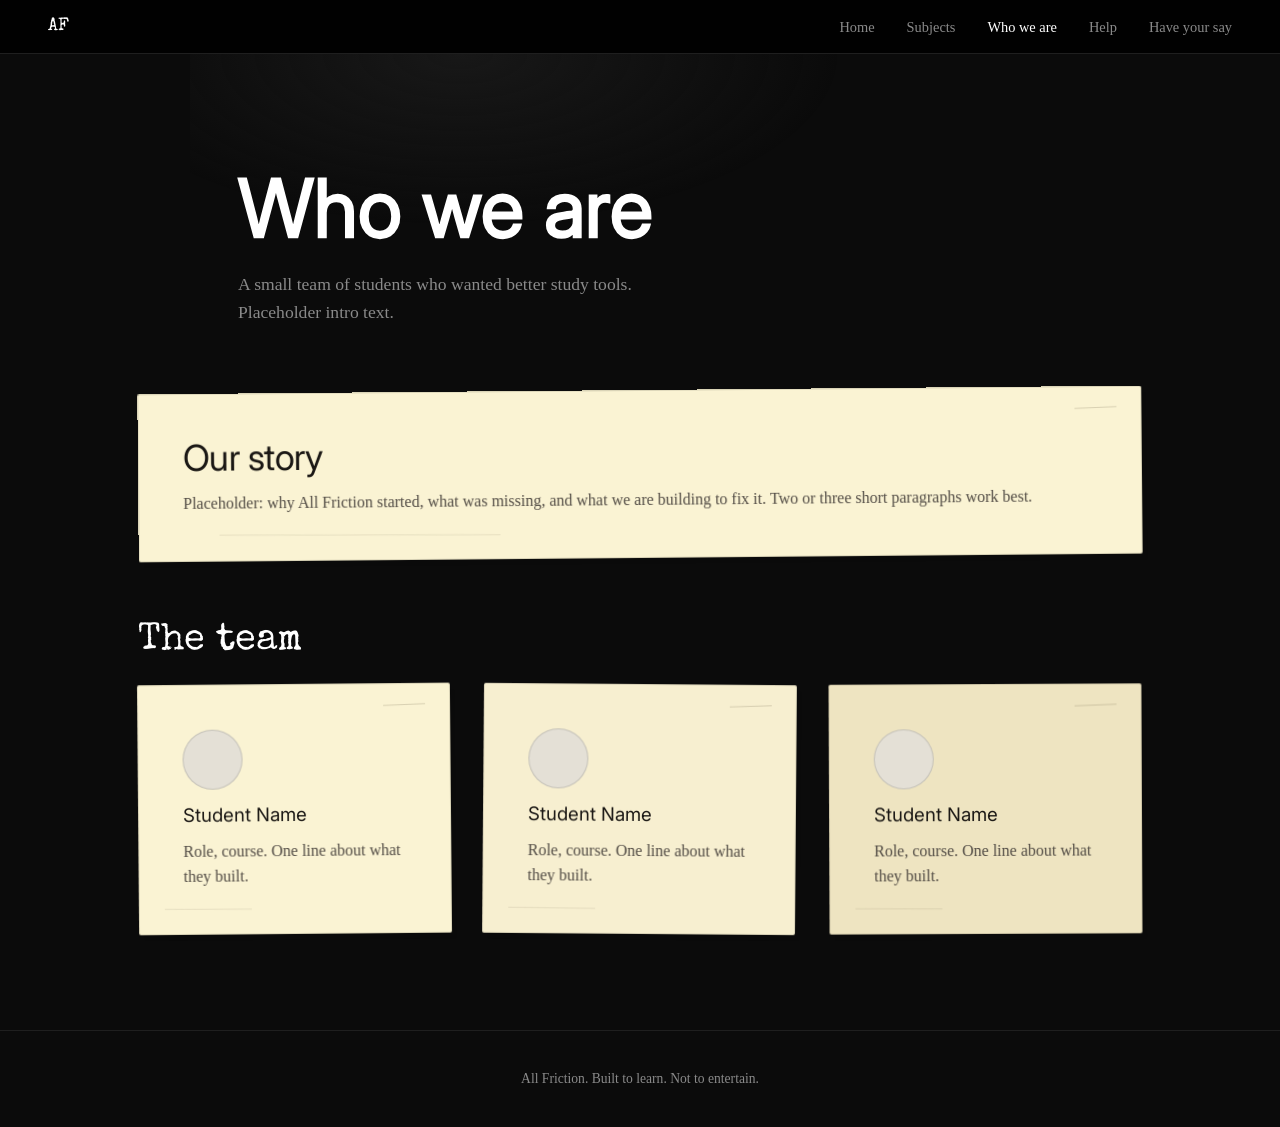
<file: about.html>
<!DOCTYPE html>
<html lang="en">
<head>
<meta charset="UTF-8">
<meta name="viewport" content="width=device-width, initial-scale=1">
<title>Who we are | All Friction</title>
<link rel="preconnect" href="https://fonts.googleapis.com">
<link rel="preconnect" href="https://fonts.gstatic.com" crossorigin>
<link href="https://fonts.googleapis.com/css2?family=Special+Elite&family=Inter:wght@400;500&display=swap" rel="stylesheet">
<link rel="stylesheet" href="style.css">
</head>
<body>
<nav class="nav" aria-label="Main"><a class="brand" href="index.html">AF</a><ul><li><a href="index.html">Home</a></li><li><a href="subjects.html">Subjects</a></li><li><a href="about.html" aria-current="page">Who we are</a></li><li><a href="help.html">Help</a></li><li><a href="feedback.html">Have your say</a></li></ul></nav>
<main>
<header class="page-head pop"><h1>Who we are</h1><p>A small team of students who wanted better study tools. Placeholder intro text.</p></header><section class="wrap"><article class="card pop" style="--i:0"><h2>Our story</h2><p>Placeholder: why All Friction started, what was missing, and what we are building to fix it. Two or three short paragraphs work best.</p></article><h2 class="section-title pop">The team</h2><div class="grid"><article class="card pop" style="--i:0"><div class="avatar"></div><h3>Student Name</h3><p>Role, course. One line about what they built.</p></article><article class="card pop" style="--i:1"><div class="avatar"></div><h3>Student Name</h3><p>Role, course. One line about what they built.</p></article><article class="card pop" style="--i:2"><div class="avatar"></div><h3>Student Name</h3><p>Role, course. One line about what they built.</p></article></div></section>
</main>
<footer>All Friction. Built to learn. Not to entertain.</footer>
<script src="script.js"></script>
</body>
</html>
</file>
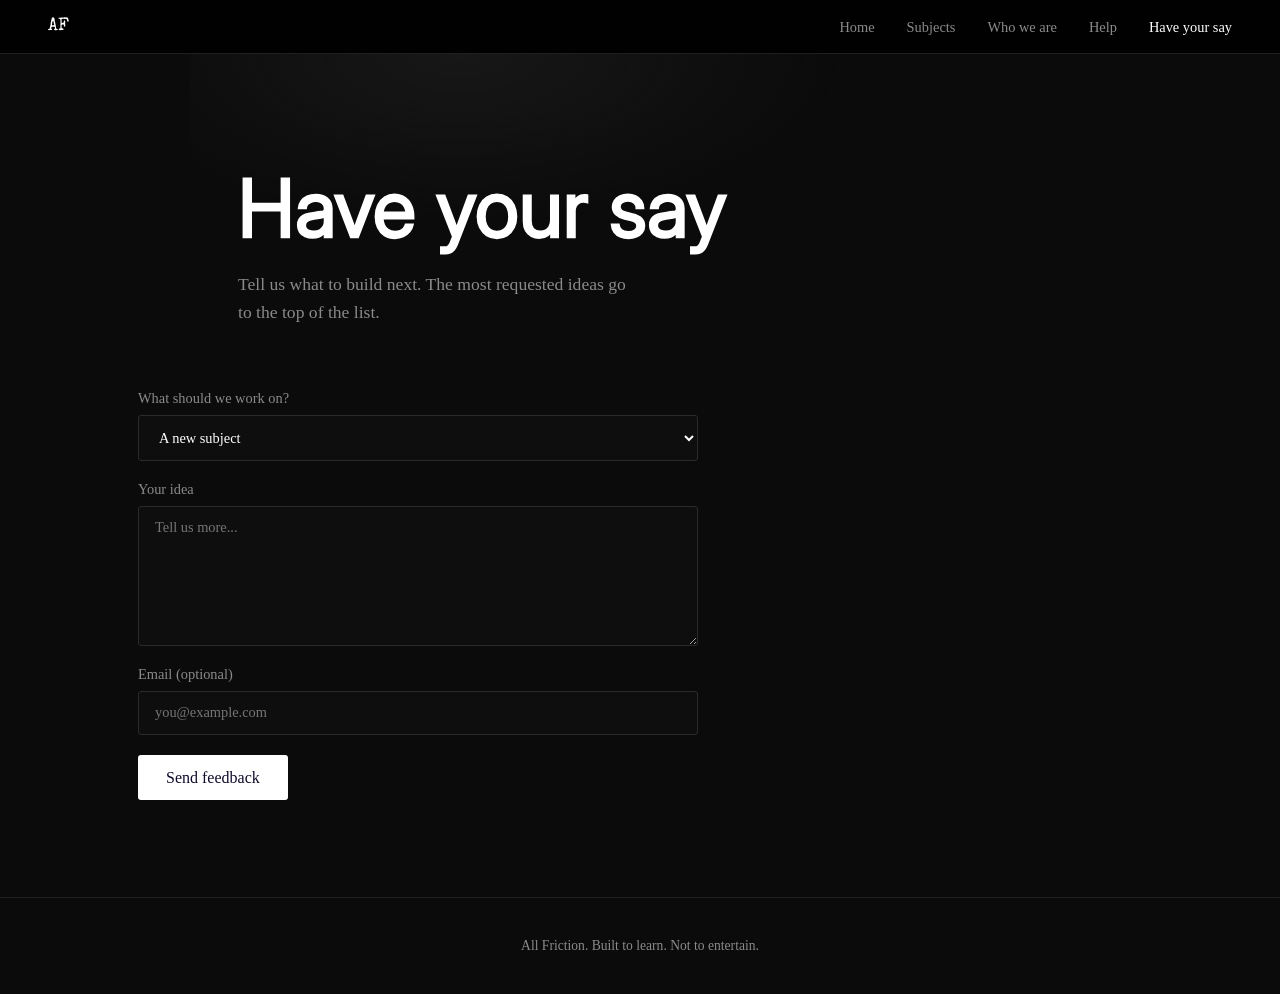
<file: feedback.html>
<!DOCTYPE html>
<html lang="en">
<head>
<meta charset="UTF-8">
<meta name="viewport" content="width=device-width, initial-scale=1">
<title>Have your say | All Friction</title>
<link rel="preconnect" href="https://fonts.googleapis.com">
<link rel="preconnect" href="https://fonts.gstatic.com" crossorigin>
<link href="https://fonts.googleapis.com/css2?family=Special+Elite&family=Inter:wght@400;500&display=swap" rel="stylesheet">
<link rel="stylesheet" href="style.css">
</head>
<body>
<nav class="nav" aria-label="Main"><a class="brand" href="index.html">AF</a><ul><li><a href="index.html">Home</a></li><li><a href="subjects.html">Subjects</a></li><li><a href="about.html">Who we are</a></li><li><a href="help.html">Help</a></li><li><a href="feedback.html" aria-current="page">Have your say</a></li></ul></nav>
<main>
<header class="page-head pop"><h1>Have your say</h1><p>Tell us what to build next. The most requested ideas go to the top of the list.</p></header><section class="wrap pop">
<form id="feedback">
<label>What should we work on?<select><option>A new subject</option><option>A new feature</option><option>Something is broken</option><option>Something else</option></select></label>
<label>Your idea<textarea placeholder="Tell us more..." required></textarea></label>
<label>Email (optional)<input type="email" placeholder="you@example.com"></label>
<button type="submit">Send feedback</button>
</form>
<p class="thanks" id="thanks">Thanks. Your feedback has been noted.</p>
</section>
</main>
<footer>All Friction. Built to learn. Not to entertain.</footer>
<script src="script.js"></script>
</body>
</html>
</file>
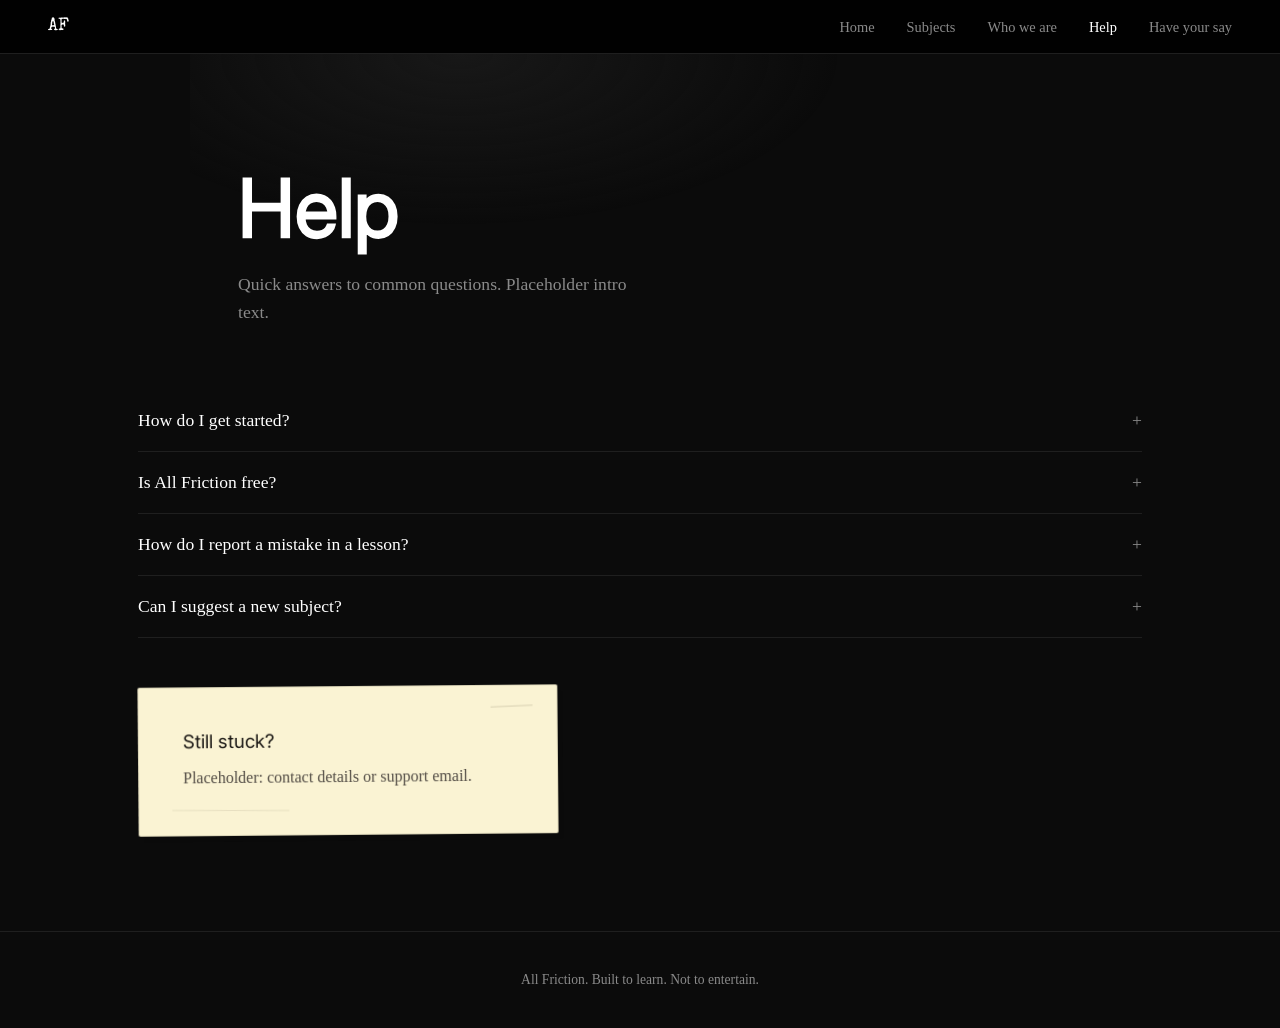
<file: help.html>
<!DOCTYPE html>
<html lang="en">
<head>
<meta charset="UTF-8">
<meta name="viewport" content="width=device-width, initial-scale=1">
<title>Help | All Friction</title>
<link rel="preconnect" href="https://fonts.googleapis.com">
<link rel="preconnect" href="https://fonts.gstatic.com" crossorigin>
<link href="https://fonts.googleapis.com/css2?family=Special+Elite&family=Inter:wght@400;500&display=swap" rel="stylesheet">
<link rel="stylesheet" href="style.css">
</head>
<body>
<nav class="nav" aria-label="Main"><a class="brand" href="index.html">AF</a><ul><li><a href="index.html">Home</a></li><li><a href="subjects.html">Subjects</a></li><li><a href="about.html">Who we are</a></li><li><a href="help.html" aria-current="page">Help</a></li><li><a href="feedback.html">Have your say</a></li></ul></nav>
<main>
<header class="page-head pop"><h1>Help</h1><p>Quick answers to common questions. Placeholder intro text.</p></header><section class="wrap"><details class="pop" style="--i:0"><summary>How do I get started?</summary><p>Placeholder answer. Keep it short, plain and useful.</p></details><details class="pop" style="--i:1"><summary>Is All Friction free?</summary><p>Placeholder answer. Keep it short, plain and useful.</p></details><details class="pop" style="--i:2"><summary>How do I report a mistake in a lesson?</summary><p>Placeholder answer. Keep it short, plain and useful.</p></details><details class="pop" style="--i:3"><summary>Can I suggest a new subject?</summary><p>Placeholder answer. Keep it short, plain and useful.</p></details><div style="margin-top:3rem;max-width:420px"><article class="card pop" style="--i:0"><h3>Still stuck?</h3><p>Placeholder: contact details or support email.</p></article></div></section>
</main>
<footer>All Friction. Built to learn. Not to entertain.</footer>
<script src="script.js"></script>
</body>
</html>
</file>
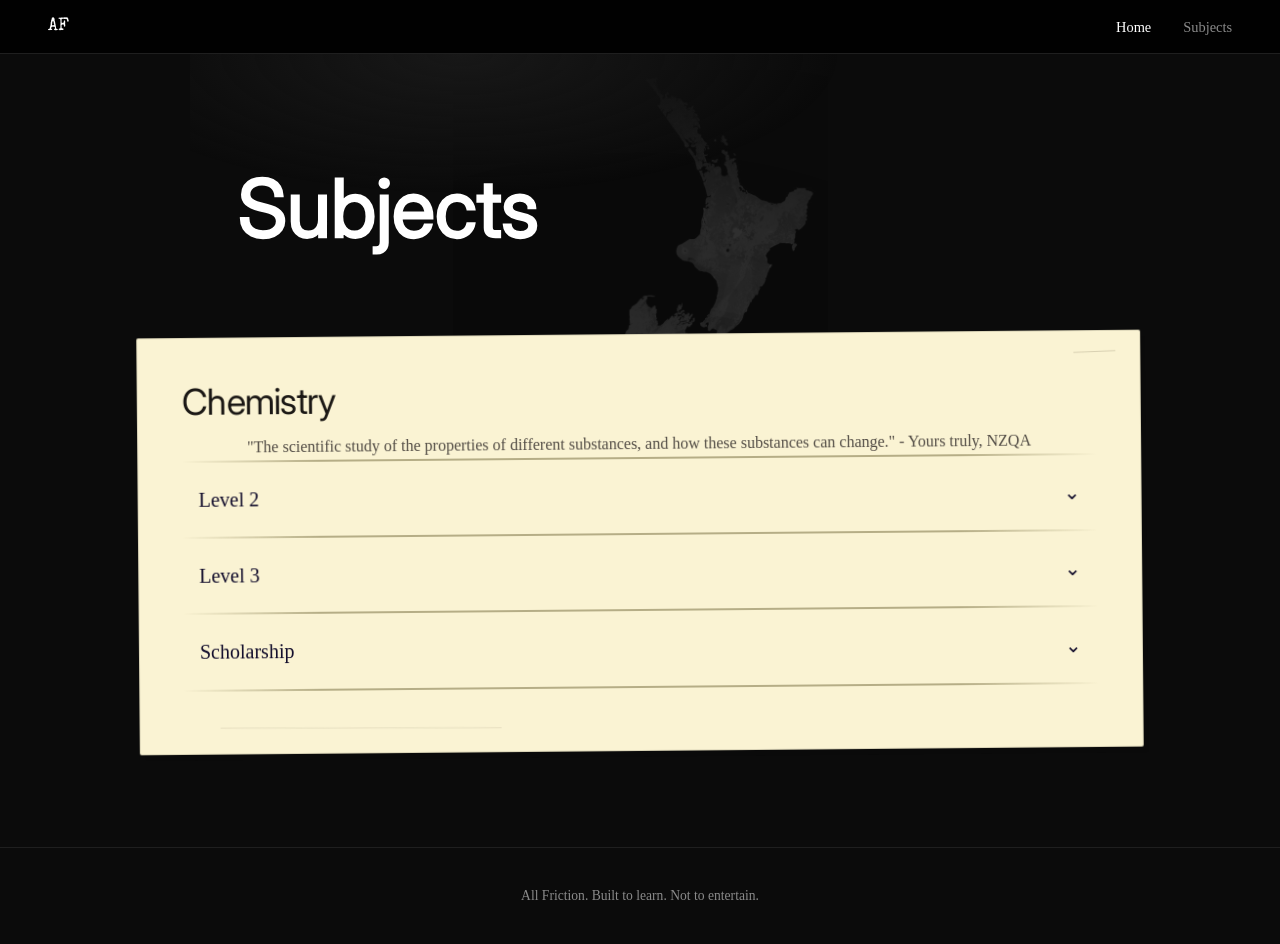
<file: subjects.html>
<!DOCTYPE html>
<html lang="en">
<head>
<meta charset="UTF-8">
<meta name="viewport" content="width=device-width, initial-scale=1">
<title>Subjects | All Friction</title>
<link rel="preconnect" href="https://fonts.googleapis.com">
<link rel="preconnect" href="https://fonts.gstatic.com" crossorigin>
<link href="https://fonts.googleapis.com/css2?family=Special+Elite&family=Inter:wght@400;500&display=swap" rel="stylesheet">
<link rel="stylesheet" href="style.css">
</head>
<body class="map">
    <nav class="nav" aria-label="Main">
        <a class="brand" href="index.html">AF</a>
        <ul>
            <li>
                <a href="index.html" aria-current="page">
                    Home
                </a>
            </li>
            <li>
                <a href="subjects.html">
                    Subjects
                </a>
            </li>
        </ul>
    </nav>
<main>
<header class="page-head pop">
    <h1>
        Subjects
    </h1>
    </p>
</header>
<section class="wrap">
    <div class="grid">
        <article class="card pop" style="--i:0">

            <h2>
                Chemistry
            </h2>

            <p class="intro">
                "The scientific study of the properties of different substances, and how these substances can change." - Yours truly, NZQA
            </p>

            <hr>

            <!-- LEVEL 2 -->
            <button class="level">
                <span>Level 2</span>
                <span class="arrow">⌄</span>
            </button>

            <div class="level-content">
                <p>External Standards for Level 2:</p>

                <ul>
                    <li>
                        <a class="standards" href="91164.html">91164 - Bonding, Structure, Properties, and Energy Changes</a>
                    </li>
                    <li>Organic Chemistry - Coming Soon</li>
                    <li>Reactions - Coming Soon</li>
                </ul>
            </div>

            <hr>

            <!-- LEVEL 3 -->
            <button class="level">
                <span>Level 3</span>
                <span class="arrow">⌄</span>
            </button>

            <div class="level-content">

                <ul>
                    <li>Coming soon</li>
                </ul>
            </div>

            <hr>

            <!-- SCHOLARSHIP -->
            <button class="level">
                <span>Scholarship</span>
                <span class="arrow">⌄</span>
            </button>

            <div class="level-content">

                <ul>
                    <li>Coming Soon</li>
    
                </ul>
            </div>

            <hr>

            <br>


        </article>
    </div>
</section>
</main>

<footer>All Friction. Built to learn. Not to entertain.</footer>
<script src="script.js"></script>
</body>
</html>
</file>
<file: style.css>
/* ===== All Friction — shared styles ===== */
:root {
  --black:#100b2a; --ink:#0a0a0a; --grey:#8a8a8a; --line:#1f1f1f; --white:#fff;
  --paper:#faf3d3; --text:#1a1714;
  --display:"Special Elite","American Typewriter","Courier New",monospace;
  --body:"Inter",system-ui,-apple-system,"Segoe UI",Helvetica,Arial,sans-serif;
}
*,*::before,*::after{box-sizing:border-box;margin:0;padding:0}
html{scroll-behavior:smooth;scroll-padding-top:5rem}

body {
  background: #0b0b0b;
  color: var(--white);
  position: relative;
}

.map::before {
  content: "";
  position: absolute;
  top: 70px;
  left: 50%;
  transform: translateX(-50%);

  width: 1000px;
  height: 500px;

  background: url("map-modified-modified.jpg") center / contain no-repeat;

  opacity: 0.15;
  z-index: 0;
  pointer-events: none;

  /* Fade the edges */
  -webkit-mask-image: radial-gradient(
    ellipse at center,
    black 30%,
    transparent 75%
  );
  mask-image: radial-gradient(
    ellipse at center,
    black 30%,
    transparent 75%
  );
}



main{flex:1}
a:focus-visible,button:focus-visible,summary:focus-visible,input:focus-visible,select:focus-visible,textarea:focus-visible{outline:2px solid currentColor;outline-offset:4px}

/* ----- Navigation ----- */
.nav{position:sticky;top:0;z-index:10;display:flex;align-items:center;justify-content:space-between;gap:1.5rem;padding:1.1rem clamp(1.25rem,4vw,3rem);background:rgba(0,0,0,.85);backdrop-filter:blur(8px);border-bottom:1px solid var(--line)}
.brand{font-family:var(--display);font-size:1.1rem;color:var(--white);text-decoration:none}
.nav ul{display:flex;gap:clamp(.9rem,2.5vw,2.25rem);list-style:none;overflow-x:auto}
.nav a:not(.brand){color:var(--grey);text-decoration:none;font-size:.9rem;font-weight:500;white-space:nowrap;padding:.25rem 0;border-bottom:1px solid transparent;transition:color .2s,border-color .2s}
.nav a:not(.brand):hover,.nav a[aria-current="page"]{color:var(--white);border-color:var(--white)}

/* ----- Home hero ----- */
.hero {
  min-height: 70vh;
  display: flex;
  flex-direction: column;
  align-items: center;
  justify-content: center;
  text-align: center;
  padding: 2rem 1.25rem 5rem;

  position: relative;
  z-index: 1;

  background: radial-gradient(
    ellipse 70% 50% at 50% 48%,
    #222222,
    rgba(8, 8, 8, 0) 70%
  );
}
.title{font-weight:400;font-size:clamp(2.6rem,11vw,8rem);line-height:1.05;white-space:nowrap; font-family: Inter;}
.caret{display:inline-block;width:.07em;height:.85em;margin-left:.06em;background:var(--white);vertical-align:-.05em;animation:blink .9s step-end infinite}
.slogan{margin-top:2rem;color:var(--grey);font-size:clamp(1rem,2vw,1.25rem);opacity:0;animation:fade 1s ease 2.6s forwards}
@keyframes blink{50%{opacity:0}} @keyframes fade{to{opacity:1}}

/* ----- Inner page header ----- */
.page-head{max-width:900px;margin:0 auto;padding:clamp(3.5rem,10vw,7rem) clamp(1.25rem,6vw,3rem) 2rem;background:radial-gradient(ellipse 60% 80% at 30% 0,#181818,transparent 70%);}
.page-head h1{font-family: Inter;font-weight:400;font-size:clamp(2.4rem,8vw,5rem);line-height:1.05;-webkit-text-stroke:.03em var(--white)}
.page-head p{margin-top:1.25rem;max-width:46ch;color:var(--grey);font-size:1.1rem;line-height:1.6}

/* ----- Layout helpers ----- */
.wrap{max-width:1100px;margin:0 auto;padding:2rem clamp(1.25rem,6vw,3rem) 6rem}
.stack{display:flex;flex-direction:column;gap:clamp(4rem,12vw,9rem);padding-top:clamp(3rem,10vw,8rem)}
.grid{display:grid;grid-template-columns:repeat(auto-fit,minmax(260px,1fr));gap:2rem}
.section-title{font-family:var(--display);font-weight:400;font-size:clamp(1.6rem,4vw,2.4rem);margin:4rem 0 1.5rem}

/* ----- Coffee-stained paper card ----- */
/* ----- Paper cards ----- */

.card {
  --rot: -.5deg;

  position: relative;
  overflow: hidden;

  padding: clamp(1.5rem, 3.5vw, 2.75rem);

  color: var(--text);
  background: var(--paper);

  border: 1px solid rgba(26, 23, 20, .14);
  border-radius: 2px;

  /*
    Harder, physical shadow.
    Feels more like paper sitting on a surface
    than a floating digital card.
  */
  box-shadow:
    5px 6px 0 rgba(0, 0, 0, .16);

  transform: rotate(var(--rot));
}


/* Slight variation between sheets */

.card:nth-child(even) {
  --rot: .45deg;
  background: #f7efd0;
}

.card:nth-child(3n) {
  --rot: -.25deg;
  background: #eee4c1;
}


/*
  Don't straighten the paper on hover.
  A physical piece of paper wouldn't do that.
*/
.card:hover {
  box-shadow:
    6px 7px 0 rgba(0, 0, 0, .18);
}


/*
  Small printed/ink imperfections.

  Much less obvious than a giant circular
  "coffee stain".
*/
.card::before {
  content: "";

  position: absolute;
  top: 1.25rem;
  right: 1.5rem;

  width: 42px;
  height: 1px;

  background: rgba(65, 52, 32, .18);

  transform: rotate(-2deg);
}


/*
  Small irregular mark near the bottom.
*/
.card::after {
  content: "";

  position: absolute;
  left: 8%;
  bottom: 1.5rem;

  width: 28%;
  height: 1px;

  background: rgba(65, 52, 32, .1);

  transform: rotate(.4deg);
}


.card > * {
  position: relative;
  z-index: 1;
}


/* ----- Card typography ----- */

.card h2,
.card h3 {
  font-family: Inter;
  font-weight: 400;
  line-height: 1.1;
}

.card h2 {
  font-size: clamp(1.6rem, 4vw, 2.25rem);
  letter-spacing: -.02em;
}
/* - TEXT COLOUR - */
.card p{
  margin-top:.85rem;
  line-height:1.55;
  color:#514b44;
}

.card ul{
  margin-top:1.15rem;
  list-style:none;
  border-top:1px solid rgba(205, 114, 22, 0.12);
}

.card li{
  padding:.55rem 0;
  border-bottom:1px solid rgba(26,23,20,.12);
  font-size:.95rem;
}

.card small{
  display:block;
  margin-top:1.1rem;
  color:#6c5a45;
}

.stack .card{
  width:min(100%,680px);
  padding:clamp(1.75rem,5vw,3.5rem);
}

.stack .card:nth-child(even){
  margin-left:auto;
}

.stack .card h2{
  font-size:clamp(1.85rem,5vw,3.2rem);
  letter-spacing:-.015em;
}

.stack .card p{
  max-width:34ch;
  font-size:1.02rem;
}

.avatar{
  width:60px;
  height:60px;
  border-radius:50%;
  background:#e4e0d6;
  border:1px solid rgba(26,23,20,.15);
  margin-bottom:1rem;
}

/* ----- Help: FAQ ----- */
details{border-bottom:1px solid var(--line);padding:1.25rem 0}
summary{cursor:pointer;font-size:1.1rem;font-weight:500;list-style:none;display:flex;justify-content:space-between;gap:1rem}
summary::after{content:"+";color:var(--grey);transition:transform .25s}
details[open] summary::after{transform:rotate(45deg)}
details p{margin-top:.9rem;color:var(--grey);line-height:1.6;max-width:60ch}

/* ----- Feedback form ----- */
form{display:flex;flex-direction:column;gap:1.25rem;max-width:560px}
label{display:flex;flex-direction:column;gap:.5rem;font-size:.9rem;color:var(--grey)}
input,select,textarea{font:inherit;color:var(--white);background:#0e0e0e;border:1px solid #2a2a2a;border-radius:3px;padding:.8rem 1rem}
input:focus,select:focus,textarea:focus{border-color:var(--white);outline:none}
textarea{min-height:140px;resize:vertical}
button{align-self:flex-start;font:inherit;font-weight:500;background:var(--white);color:var(--black);border:0;border-radius:3px;padding:.85rem 1.75rem;cursor:pointer;transition:transform .2s}
button:hover{transform:translateY(-2px)}
.thanks{display:none;color:var(--white);font-family:var(--display);font-size:1.3rem}

footer{padding:2.5rem 1.25rem;text-align:center;color:var(--grey);font-size:.85rem;border-top:1px solid var(--line)}

/* ----- Pop-up animation (elements with class "pop") ----- */
.js .pop{opacity:0}
.js .pop.in{animation:pop 0.7s cubic-bezier(.34,1.56,.64,1) both;animation-delay:calc(var(--i,0)*100ms)}
@keyframes pop{from{opacity:0;transform:translateY(28px) scale(.9) rotate(var(--rot,0deg))}to{opacity:1;transform:translateY(0) scale(1) rotate(var(--rot,0deg))}}

@media (prefers-reduced-motion:reduce){
  .caret{animation:none}.slogan{animation:none;opacity:1}
  .js .pop{opacity:1}.js .pop.in{animation:none}html{scroll-behavior:auto}
}


html {
  background: #000;
  scroll-behavior: smooth;
  scroll-padding-top: 5rem;
}


hr {
  border: none;
  height: 2px;
  background: linear-gradient(
    to right,
    transparent 0%,
    #b5ad86 15%,
    #b5ad86 85%,
    transparent 100%
  );
}

.level {
  display: flex;
  justify-content: space-between;
  align-items: center;

  width: 100%;
  margin: 1% auto;
  padding: 1rem;

  background-color: #faf3d3;
  font-size: 20px;

  border: none;
  cursor: pointer;

  transition: background-color 0.2s ease;
}

.level:hover {
  background-color: #c5bc9c;
}

/* The dropdown content starts closed */
.level-content {
  max-height: 0;
  overflow: hidden;

  background-color: #efe9ca;

  transition: max-height 0.3s ease;
}

/* Some spacing inside the dropdown */
.level-content p,
.level-content ul {
  margin: 1rem;
}

.level-content li {
  margin-bottom: 0.5rem;
}

/* Arrow */
.arrow {
  transition: transform 0.3s ease;
}

/* Rotate arrow when open */
.level.open .arrow {
  transform: rotate(180deg);
}

/* ----- Photo divider ----- */

.photo-divider {
  width: 100%;
  height: 200px;

  display: flex;
  gap: 2px;

  overflow: hidden;
}

/* Each photo has the same height */
.photo {
  height: 100%;
  overflow: hidden;
}

/* Different horizontal widths */
.photo-1 {
  flex: 25;
}

.photo-2 {
  flex: 35;
}

.photo-3 {
  flex: 30;
}

/* The actual images */
.photo img {
  width: 100%;
  height: 100%;

  display: block;

  object-fit: cover;
  object-position: center;
}

.standards {
  display: flex;
  justify-content: space-between;
  align-items: center;
  color: #000;
  text-decoration: none;

  width: 100%;
  margin: 1% auto;
  padding: 1rem;

  background-color: #efe9ca;
  font-size: 15px;

  border: none;
  cursor: pointer;

  transition: background-color 0.2s ease;
}

.standards:hover {
  display: flex;
  justify-content: space-between;
  align-items: center;
  color: #000;
  text-decoration: none;

  width: 100%;
  margin: 1% auto;
  padding: 1rem;

  background-color: #cbc6ab;
  font-size: 15px;

  border: none;
  cursor: pointer;

  transition: background-color 0.2s ease;
}


.intro {
  display: flex;
  justify-content: center;
  align-items: center;
}

/* =========================================================
   91164 STANDARD
   ========================================================= */


  .lesson-page::before {
  content: "";
  position: absolute;
  top: 70px;
  left: 50%;
  transform: translateX(-50%);

  width: 1000px;
  height: 500px;

  background: url("chem-modified-modified.jpg") center / contain no-repeat;

  opacity: 0.20;
  z-index: 0;
  pointer-events: none;

  /* Fade the edges */

  mask-image: radial-gradient(
    ellipse at 50% calc(50% - 40px),
    black 0%,
    transparent 55%
  );


}

/* ---------------------------------------------------------
   APPLICATION
   --------------------------------------------------------- */

.standard-app {
    min-height: calc(100vh - 70px);
}


/* =========================================================
   STANDARD OVERVIEW
   ========================================================= */

.standard-overview {
    display: none;

    width: min(100%, 1100px);
    margin: 0 auto;

    padding:
        clamp(3rem, 8vw, 6rem)
        clamp(1.25rem, 5vw, 3rem)
        5rem;
}

.standard-overview.active {
    display: block;
}


/* ---------------------------------------------------------
   Standard header
   --------------------------------------------------------- */

.standard-header {
    padding-bottom: 4rem;
}


.standard-code {
    display: block;

    margin-bottom: .75rem;

    color: #777;

    font-family: Inter;
    font-size: .75rem;

    letter-spacing: .08em;
}


.standard-header h1 {
    margin-bottom: 1rem;

    font-family: Inter;
    font-size: clamp(3rem, 12vw, 5rem);
    font-weight: 450;

    line-height: .9;

    letter-spacing: -.06em;
}


.standard-header p {
    max-width: 50ch;
    font-family: Inter;

    color: #cacaca;

    font-size: 1rem;
    line-height: 1.6;
}


/* =========================================================
   OVERVIEW SECTIONS
   ========================================================= */

.overview-section {
    margin-top: 4rem;
}


.overview-section-heading {
    display: flex;
    align-items: baseline;

    gap: 1rem;

    margin-bottom: 1rem;

    border-bottom: 1px solid var(--line);

    padding-bottom: .75rem;
}


.overview-section-heading span {
    color: #999999;

    font-family: Inter;
    font-size: .7rem;
}





.overview-section-heading h2 {
    font-size: 1.25rem;
    font-weight: 450;
    font-family: Inter;
}


/* =========================================================
   LESSON LIST
   ========================================================= */

.lesson-list {
    display: flex;
    flex-direction: column;
}


.lesson-card {
    width: 100%;

    display: grid;
    grid-template-columns: 60px 1fr auto;
    align-items: center;

    gap: 1rem;

    padding: 1.35rem 1rem;

    border: 0;
    border-bottom: 1px solid #202020;

    background: #242421;
    color: white;

    text-align: left;

    cursor: pointer;

    transition:
        background-color .2s ease,
        padding .2s ease;
}


.lesson-card:hover {
    background: #111;

    padding-left: 1.5rem;
    padding-right: 1.5rem;
}


.lesson-card-number {
    color: #e6e6e6;

    font-family: Inter;
    font-size: .75rem;
}


.lesson-card-content {
    display: flex;
    flex-direction: column;
    font-family: Inter;

    gap: .3rem;
}


.lesson-card-content strong {
    font-size: 1.05rem;
    font-weight: 400;
}


.lesson-card-content small {
    color: #666;

    font-size: .75rem;
}


.lesson-card-arrow {
    color: #777;

    font-size: 1.2rem;

    transition: transform .2s ease;
}


.lesson-card:hover .lesson-card-arrow {
    transform: translateX(5px);
    color: white;
}


/* =========================================================
   RESOURCE CARDS
   ========================================================= */

.resource-card {
    display: flex;
    justify-content: space-between;
    align-items: center;

    gap: 2rem;

    padding: 1.5rem;

    background: #111;

    border: 1px solid #222;
}


.resource-card strong {
    font-weight: 400;
}


.resource-card p {
    max-width: 55ch;

    margin-top: .5rem;

    color: #777;

    font-size: .9rem;
    line-height: 1.5;
}


.resource-card > span {
    color: #777;
    font-size: 1.2rem;
}


/* =========================================================
   OVERVIEW NOTE
   ========================================================= */

.overview-note {
    max-width: 800px;

    padding: 1.5rem;

    border-left: 5px solid #0751c8;

    background: #ece7d1;

    color: #000000;

    line-height: 1.7;

    box-shadow: -11px 0px 20px rgba(4, 100, 255, 0.3);

    font-family: Inter;
}

.overview-note ul {

    padding-left: 1.5rem;
}

.overview-note li {

    padding-top: 0.5rem;
}

.overview-note ol {

    padding-left: 1.5rem;
}


.overview-note p + p {
    margin-top: 1rem;
    margin-bottom: 0.5rem;
}

.overview-note b {
  font-weight: 100000;
  color: #000000;
  font-style: italic;
}

.overview-note hr {
  margin: 1rem 0;

}


/* =========================================================
   LESSON MODE
   ========================================================= */

.lesson-mode {
    position: relative;   /* add this */
    display: none;
    height: calc(100vh - 70px);
    overflow: hidden;
    flex-direction: column;
}


.lesson-mode.active {
    display: flex;
}


/* =========================================================
   LESSON TOP BAR
   ========================================================= */

.lesson-topbar {
    position: absolute;
    top: 0;
    left: 0;
    right: 0;
    z-index: 5;

    height: 64px;

    display: flex;
    align-items: center;
    justify-content: space-between;

    padding: 0 clamp(1rem, 4vw, 3rem);

    background: rgba(9, 9, 9, .9);
    backdrop-filter: blur(8px);

    border-bottom: 1px solid var(--line);
}


.lesson-location {
    display: flex;
    align-items: center;

    gap: .75rem;

    min-width: 0;

    color: #888;

    font-family: var(--display);
    font-size: .75rem;
}


.back-to-standard {
    padding: 0;

    border: 0;

    background: transparent;
    color: #888;

    font-family: Inter;
    font-size: .75rem;

    cursor: pointer;

    transition: color .2s ease;
}


.back-to-standard:hover {
    color: white;
}


.location-divider {
    color: #333;
}


#lessonTitle {
    overflow: hidden;

    color: #fff;

    white-space: nowrap;
    text-overflow: ellipsis;
    font-family: Inter;
}


.lesson-position {
    flex-shrink: 0;

    display: flex;
    gap: .35rem;

    color: #555;

    font-family: var(--display);
    font-size: .7rem;
}


#lessonNumber {
    color: white;
}


/* =========================================================
   LESSON VIEWPORT
   ========================================================= */

.lesson-viewport {
    flex: 1;

    min-height: 0;

    overflow: hidden;

    position: relative;
}


/* ---------------------------------------------------------
   Individual lesson
   --------------------------------------------------------- */

.lesson-instance {
    display: none;

    width: 100%;
    height: 100%;
}


.lesson-instance.active {
    display: block;
}


/* ---------------------------------------------------------
   Individual slide
   --------------------------------------------------------- */

.lesson-slide {
    display: none;

    width: 100%;
    height: 100%;

    overflow-y: auto;

    padding:
        clamp(1.5rem, 4vw, 3rem)
        clamp(1rem, 5vw, 5rem)
        3rem;

}


.lesson-slide.active {
    display: block;
}


/* =========================================================
   PART HEADING
   ========================================================= */

.part-heading {
    width: min(100%, 900px);

    margin: 0 auto 1.25rem;
}


.part-heading > span {
    display: block;

    margin-bottom: .5rem;

    color: #666;

    font-family: var(--display);
    font-size: .65rem;

    letter-spacing: .1em;
}


.part-heading h2 {
    color: white;

    font-size: clamp(1.8rem, 4vw, 3rem);
    font-weight: 400;
    font-family: Inter;

    line-height: 1;
}


/* =========================================================
   PAPER
   ========================================================= */

.paper {
    position: relative;

    width: min(100%, 900px);
    min-height: 500px;

    margin: 0 auto;

    padding: clamp(2rem, 5vw, 4rem);

    background: var(--paper);
    color: var(--text);

    border: 1px solid rgba(26, 23, 20, .15);
    border-radius: 2px;

    box-shadow:
        7px 8px 0 rgba(0, 0, 0, .25);

    transform: rotate(-.2deg);
}


.lesson-slide:nth-child(even) .paper {
    background: #f7efd0;

    transform: rotate(.2deg);
}


.paper::after {
    content: "";

    position: absolute;

    left: 8%;
    bottom: 2rem;

    width: 25%;
    height: 1px;

    background: rgba(65, 52, 32, .1);

    transform: rotate(.4deg);
}


.paper > * {
    position: relative;
    z-index: 1;
}


.paper-label {
    display: block;

    margin-bottom: 1.5rem;

    color: #756c58;

    font-family: var(--display);
    font-size: .7rem;

    letter-spacing: .08em;
}


.paper h3 {
    margin-bottom: 1rem;

    font-size: clamp(1.4rem, 3vw, 2rem);
    font-weight: 400;
    font-family: Inter;
}

.paper h4 {
  margin-top: 1rem;
    margin-bottom: 1rem;

    font-size: 1.4rem;
    font-weight: 400;
    font-family: Inter;
}


.paper p {
    max-width: 65ch;

    margin-top: 1rem;

    color: #514b44;

    line-height: 1.7;

    font-family: Inter;
}

.paper ul {
    max-width: 65ch;

    margin-top: 1rem;
    margin-left: 1.5rem;

    color: #514b44;

    line-height: 1.7;

    font-family: Inter;
}

.lesson-figure {
    display: flex;
    align-items: center;
    gap: 1.75rem;

    margin-top: 2rem;
    padding: 1.5rem;

    border: 1px dashed rgba(50, 45, 38, .3);
    background: rgba(80, 70, 55, .04);
}

.lesson-figure-text {
    flex: 1 1 40%;
}

.lesson-figure-label {
    display: block;
    margin-bottom: .5rem;

    color: #756c58;
    font-family: var(--display);
    font-size: .65rem;
    letter-spacing: .08em;
    font-family: Inter;
}

.lesson-figure-text h4 {
    font-family: Inter;
    font-weight: 500;
    font-size: 1.1rem;
    margin-bottom: .5rem;
    color: var(--text);
}

.lesson-figure-text p {
    font-family: Inter;
    font-size: .9rem;
    line-height: 1.6;
    color: #514b44;
}

.lesson-figure-text blue {
    color: #0751c8;
    font-weight: 500;
}

.lesson-figure-text orange {
    color: #ff9411;
    font-weight: 500;
}

.lesson-figure-text green {
    color: #3cd33c;
    font-weight: 500;
}

.lesson-figure-image {
    flex: 1 1 55%;
    max-width: 700px;

    overflow: hidden;      /* this is what actually clips the image */
    border-radius: 2px;
    box-shadow: 4px 5px 0 rgba(0,0,0,.15);
}

.lesson-figure-image img {
    display: block;
    width: 100%;
    height: 100%;
    object-fit: cover;     /* fills the box without distorting */
}

@media (max-width: 700px) {
    .lesson-figure {
        flex-direction: column;
    }
    .lesson-figure-image {
        max-width: 100%;
    }
}


.lesson-figure-large {
    display: flex;
    align-items: center;
    gap: 1.75rem;

    margin-top: 2rem;
    padding: 1.5rem;

    border: 1px dashed rgba(50, 45, 38, .3);
    background: rgba(80, 70, 55, .04);
}

.lesson-figure-large-text {
    flex: 1 1 30%;
}

.lesson-figure-large-label {
    display: block;
    margin-bottom: .5rem;

    color: #756c58;
    font-family: var(--display);
    font-size: .65rem;
    letter-spacing: .08em;
    font-family: Inter;
}

.lesson-figure-large-text h4 {
    font-family: Inter;
    font-weight: 500;
    font-size: 1.1rem;
    margin-bottom: .5rem;
    color: var(--text);
}

.lesson-figure-large-text p {
    font-family: Inter;
    font-size: .9rem;
    line-height: 1.6;
    color: #514b44;
}

.lesson-figure-large-text blue {
    color: #0751c8;
    font-weight: 500;
}

.lesson-figure-large-text orange {
    color: #ff9411;
    font-weight: 500;
}

.lesson-figure-large-text green {
    color: #3cd33c;
    font-weight: 500;
}

.lesson-figure-large-image {
    flex: 1 1 70%;
    max-width: 700px;

    overflow: hidden;      /* this is what actually clips the image */
    border-radius: 2px;
    box-shadow: 4px 5px 0 rgba(0,0,0,.15);
}

.lesson-figure-large-image img {
    display: block;
    width: 100%;
    height: 100%;
    object-fit: cover;     /* fills the box without distorting */
}

@media (max-width: 700px) {
    .lesson-figure-large {
        flex-direction: column;
    }
    .lesson-figure-large-image {
        max-width: 100%;
    }
}


.method {
    display: flex;
    flex-direction: column;
    gap: 1.75rem;

    margin-top: 2rem;
    padding: 1.5rem;

    border: 1px dashed rgba(50, 45, 38, .3);
    background: rgba(80, 70, 55, .04);
}

.method-text {
    width: 100%;
}

.method-label {
    display: block;
    margin-bottom: .5rem;

    color: #756c58;
    font-family: Inter;
    font-size: .65rem;
    letter-spacing: .08em;
}

.method-text h4 {
    font-family: Inter;
    font-weight: 500;
    font-size: 1.1rem;
    margin-bottom: .5rem;
    color: var(--text);
}

.method-text p {
    font-family: Inter;
    font-size: .9rem;
    line-height: 1.6;
    color: #514b44;
}

.method-image {
    width: 100%;
    max-width: 700px;

    overflow: hidden;
    border-radius: 2px;
    box-shadow: 4px 5px 0 rgba(0,0,0,.15);
}

.method-image img {
    display: block;
    width: 100%;
    height: auto;
}


/* =========================================================
   PLACEHOLDERS
   ========================================================= */

.content-placeholder,
.question-placeholder,
.answer-placeholder {
    display: flex;
    align-items: center;
    justify-content: center;

    min-height: 180px;

    margin-top: 2rem;

    border: 1px dashed rgba(50, 45, 38, .3);

    color: #827966;

    font-family: var(--display);
    font-size: .7rem;

    letter-spacing: .08em;

    text-align: center;
}


.question-placeholder {
    min-height: 120px;

    background: rgba(255,255,255,.15);
}


.answer-placeholder {
    min-height: 150px;

    background: rgba(80,70,55,.06);
}


/* =========================================================
   LESSON CONTROLS
   ========================================================= */

.lesson-controls {
    flex: 0 0 auto;

    height: 42px;

    display: grid;

    grid-template-columns: 1fr auto 1fr;

    align-items: center;

    gap: 1rem;

    padding: 0 clamp(1rem, 4vw, 3rem);

    background: #090909;

    border-top: 1px solid var(--line);
}


/* ---------------------------------------------------------
   Control buttons
   --------------------------------------------------------- */

.lesson-control {
    display: flex;
    align-items: center;

    gap: .7rem;

    min-width: 130px;

    padding: .75rem 1rem;

    border: 1px solid #292929;
    border-radius: 2px;

    background: #111;
    color: #aaa;

    cursor: pointer;

    transition:
        background-color .2s ease,
        color .2s ease,
        border-color .2s ease;
}

.lesson-part-indicator span{
    font-family: Inter;
    font-size: .8rem;
}

.lesson-control span{
    font-family: Inter;
    font-size: .8rem;
}


.lesson-control:hover:not(:disabled) {
    background: #1a1a1a;
    color: white;
    border-color: #555;
}


.lesson-control.next {
    justify-self: end;

    justify-content: flex-end;
}


.lesson-control.previous {
    justify-self: start;
}


.lesson-control:disabled {
    opacity: .3;

    cursor: not-allowed;
}


.control-arrow {
    font-size: 1.2rem;
}


.lesson-part-indicator {
    display: flex;

    gap: .4rem;

    color: #444;

    font-family: var(--display);
    font-size: .7rem;
}


#currentPart {
    color: white;
}


/* =========================================================
   FOOTER
   ========================================================= */

.site-footer {
    padding: 2rem 1rem;

    border-top: 1px solid var(--line);

    color: #555;

    font-size: .75rem;

    text-align: center;
}


/* =========================================================
   DESKTOP LESSON MODE
   ========================================================= */

@media (min-width: 801px) {

    .lesson-slide::-webkit-scrollbar {
        width: 7px;
    }


    .lesson-slide::-webkit-scrollbar-track {
        background: #0b0b0b;
    }


    .lesson-slide::-webkit-scrollbar-thumb {
        background: #292929;
    }

}


/* =========================================================
   MOBILE
   ========================================================= */

@media (max-width: 800px) {

    .standard-overview {
        padding-top: 2.5rem;
    }


    .standard-header {
        padding-bottom: 2rem;
    }


    .overview-section {
        margin-top: 2.5rem;
    }


    .lesson-card {
        grid-template-columns: 40px 1fr auto;

        padding: 1rem .5rem;
    }


    .lesson-card:hover {
        padding-left: .5rem;
        padding-right: .5rem;
    }


    .lesson-mode {
        height: calc(100vh - 70px);
    }


      .lesson-topbar {
        height: 58px;
        padding: 0 1rem;
    }


    .lesson-location {
        gap: .5rem;

        font-size: .65rem;
    }


   .lesson-slide {
        padding:
            calc(58px + 1.25rem) .75rem
            2rem;
    }


    .part-heading {
        margin-bottom: 1rem;
    }


    .part-heading h2 {
        font-size: 1.8rem;
    }


    .paper {
        min-height: 450px;

        padding: 1.75rem 1.25rem;

        transform: none !important;
    }


    .lesson-controls {
        height: 72px;

        padding: 0 .75rem;

        gap: .5rem;
    }


    .lesson-control {
        min-width: 48px;

        width: 48px;
        height: 44px;

        justify-content: center;

        padding: 0;
    }


    .lesson-control span:not(.control-arrow) {
        display: none;
    }


    .lesson-control.next {
        justify-content: center;
    }


    .lesson-part-indicator {
        font-size: .65rem;
    }


    .site-footer {
        display: none;
    }
  }

  html.lesson-reading,
body.lesson-reading {
  height: 100%;
  overflow: hidden;
}

.lesson-slide {
    display: none;
    width: 100%;
    height: 100%;
    overflow-y: auto;
    padding:
        calc(64px + clamp(1.5rem, 4vw, 3rem))
        clamp(1rem, 5vw, 5rem)
        3rem;
}


/* =========================================================
   VALENCE ELECTRON QUIZ
   ========================================================= */

.ve-quiz {
    margin-top: 2rem;
    padding: 1.5rem;

    border: 1px dashed rgba(50, 45, 38, .3);
    background: rgba(80, 70, 55, .04);
}

.ve-quiz-header p {
    font-family: Inter;
    font-size: .9rem;
    line-height: 1.6;
    color: #514b44;
    margin-top: .5rem;
}

.ve-quiz-header h4 {
    font-family: Inter;
    font-weight: 500;
    font-size: 1.1rem;
    color: var(--text);
}

.ve-quiz-list {
    display: flex;
    flex-direction: column;

    margin-top: 1.5rem;
    border-top: 1px solid rgba(26, 23, 20, .12);
}

.ve-quiz-row {
    display: grid;
    grid-template-columns: 1fr 90px 32px;
    align-items: center;
    gap: 1rem;

    padding: .85rem 0;
    border-bottom: 1px solid rgba(26, 23, 20, .12);
}

.ve-quiz-element {
    font-family: Inter;
    font-size: .95rem;
    color: var(--text);
}

.ve-quiz-input {
    font: inherit;
    font-family: Inter;
    font-size: .95rem;
    text-align: center;

    padding: .5rem;

    border: 1px solid rgba(26, 23, 20, .25);
    border-radius: 2px;
    background: #fffdf5;
    color: var(--text);
}

.ve-quiz-input:focus {
    outline: none;
    border-color: #0751c8;
}

.ve-quiz-result {
    font-size: 1.1rem;
    text-align: center;
}

.ve-quiz-row.correct .ve-quiz-result::after {
    content: "✓";
    color: #1c8a3c;
}

.ve-quiz-row.incorrect .ve-quiz-result::after {
    content: "✕";
    color: #c8380c;
}

.ve-quiz-row.correct {
    background: rgba(28, 138, 60, .06);
}

.ve-quiz-row.incorrect {
    background: rgba(200, 56, 12, .06);
}

.ve-quiz-actions {
    display: flex;
    align-items: center;
    gap: 1rem;

    margin-top: 1.5rem;
}

.ve-quiz-mark,
.ve-quiz-reset {
    font: inherit;
    font-family: Inter;
    font-size: .85rem;
    font-weight: 500;

    padding: .65rem 1.4rem;

    border: 0;
    border-radius: 2px;
    cursor: pointer;

    transition: transform .15s ease, opacity .15s ease;
}

.ve-quiz-mark {
    background: var(--text);
    color: var(--paper);
}

.ve-quiz-reset {
    background: transparent;
    color: #6c5a45;
    border: 1px solid rgba(26, 23, 20, .25);
}

.ve-quiz-mark:hover,
.ve-quiz-reset:hover {
    transform: translateY(-1px);
}

.ve-quiz-score {
    margin-left: auto;

    font-family: var(--display);
    font-size: .85rem;
    color: #514b44;
}

@media (max-width: 500px) {
    .ve-quiz-row {
        grid-template-columns: 1fr 70px 28px;
        gap: .5rem;
    }
}


/* =========================================================
   LEWIS STRUCTURE DRAWING WIDGET
   ========================================================= */

.lewis-draw {
    margin-top: 2rem;
    padding: 1.5rem;

    border: 1px dashed rgba(50, 45, 38, .3);
    background: rgba(80, 70, 55, .04);
}

.lewis-draw-header h4 {
    font-family: Inter;
    font-weight: 500;
    font-size: 1.1rem;
    color: var(--text);
}

.lewis-draw-header p {
    font-family: Inter;
    font-size: .9rem;
    line-height: 1.6;
    color: #514b44;
    margin-top: .5rem;
}

.lewis-draw-toolbar {
    display: flex;
    flex-wrap: wrap;
    align-items: center;
    gap: 1.5rem;

    margin-top: 1.25rem;
    padding-bottom: 1rem;

    border-bottom: 1px solid rgba(26, 23, 20, .12);
}

.lewis-draw-group {
    display: flex;
    align-items: center;
    gap: .5rem;
}

.lewis-color {
    width: 26px;
    height: 26px;

    border-radius: 50%;
    border: 2px solid transparent;

    background-color: var(--c, #1a1714);
    cursor: pointer;

    transition: transform .15s ease, border-color .15s ease;
}

.lewis-color[data-color="#1a1714"] { --c: #1a1714; }
.lewis-color[data-color="#0751c8"] { --c: #0751c8; }
.lewis-color[data-color="#c8380c"] { --c: #c8380c; }
.lewis-color[data-color="#1c8a3c"] { --c: #1c8a3c; }

.lewis-color.active {
    border-color: #756c58;
    transform: scale(1.15);
}

.lewis-size,
.lewis-undo,
.lewis-clear,
.lewis-reveal {
    font: inherit;
    font-family: Inter;
    font-size: .8rem;
    font-weight: 500;

    padding: .45rem .9rem;

    border: 1px solid rgba(26, 23, 20, .25);
    border-radius: 2px;
    background: #fffdf5;
    color: #514b44;

    cursor: pointer;
    transition: background-color .15s ease, color .15s ease;
}

.lewis-size.active {
    background: var(--text);
    color: var(--paper);
    border-color: var(--text);
}

.lewis-undo:hover,
.lewis-clear:hover,
.lewis-reveal:hover {
    background: #ece7d1;
}

.lewis-draw-canvas-wrap {
    position: relative;

    margin-top: 1.25rem;

    border: 1px solid rgba(26, 23, 20, .2);
    box-shadow: 4px 5px 0 rgba(0,0,0,.12);
}

.lewis-draw-canvas {
    display: block;
    width: 100%;
    height: 380px;

    background: #fffdf5;
    touch-action: none;   /* important: stops scrolling while drawing on touch */
    cursor: crosshair;
}

.lewis-draw-answer {
    position: absolute;
    inset: 0;

    width: 100%;
    height: 100%;
    object-fit: contain;

    background: #fffdf5;

    display: none;
    pointer-events: none;
}

.lewis-draw-answer.visible {
    display: block;
}

.lewis-draw-footer {
    display: flex;
    justify-content: flex-end;

    margin-top: 1rem;
}

.paper .lewis-draw {
    border: none;
    background: transparent;
    padding: 0;
    margin-top: 1.5rem;

}

.paper + .paper {
    margin-top: 4rem;
}
</file>
